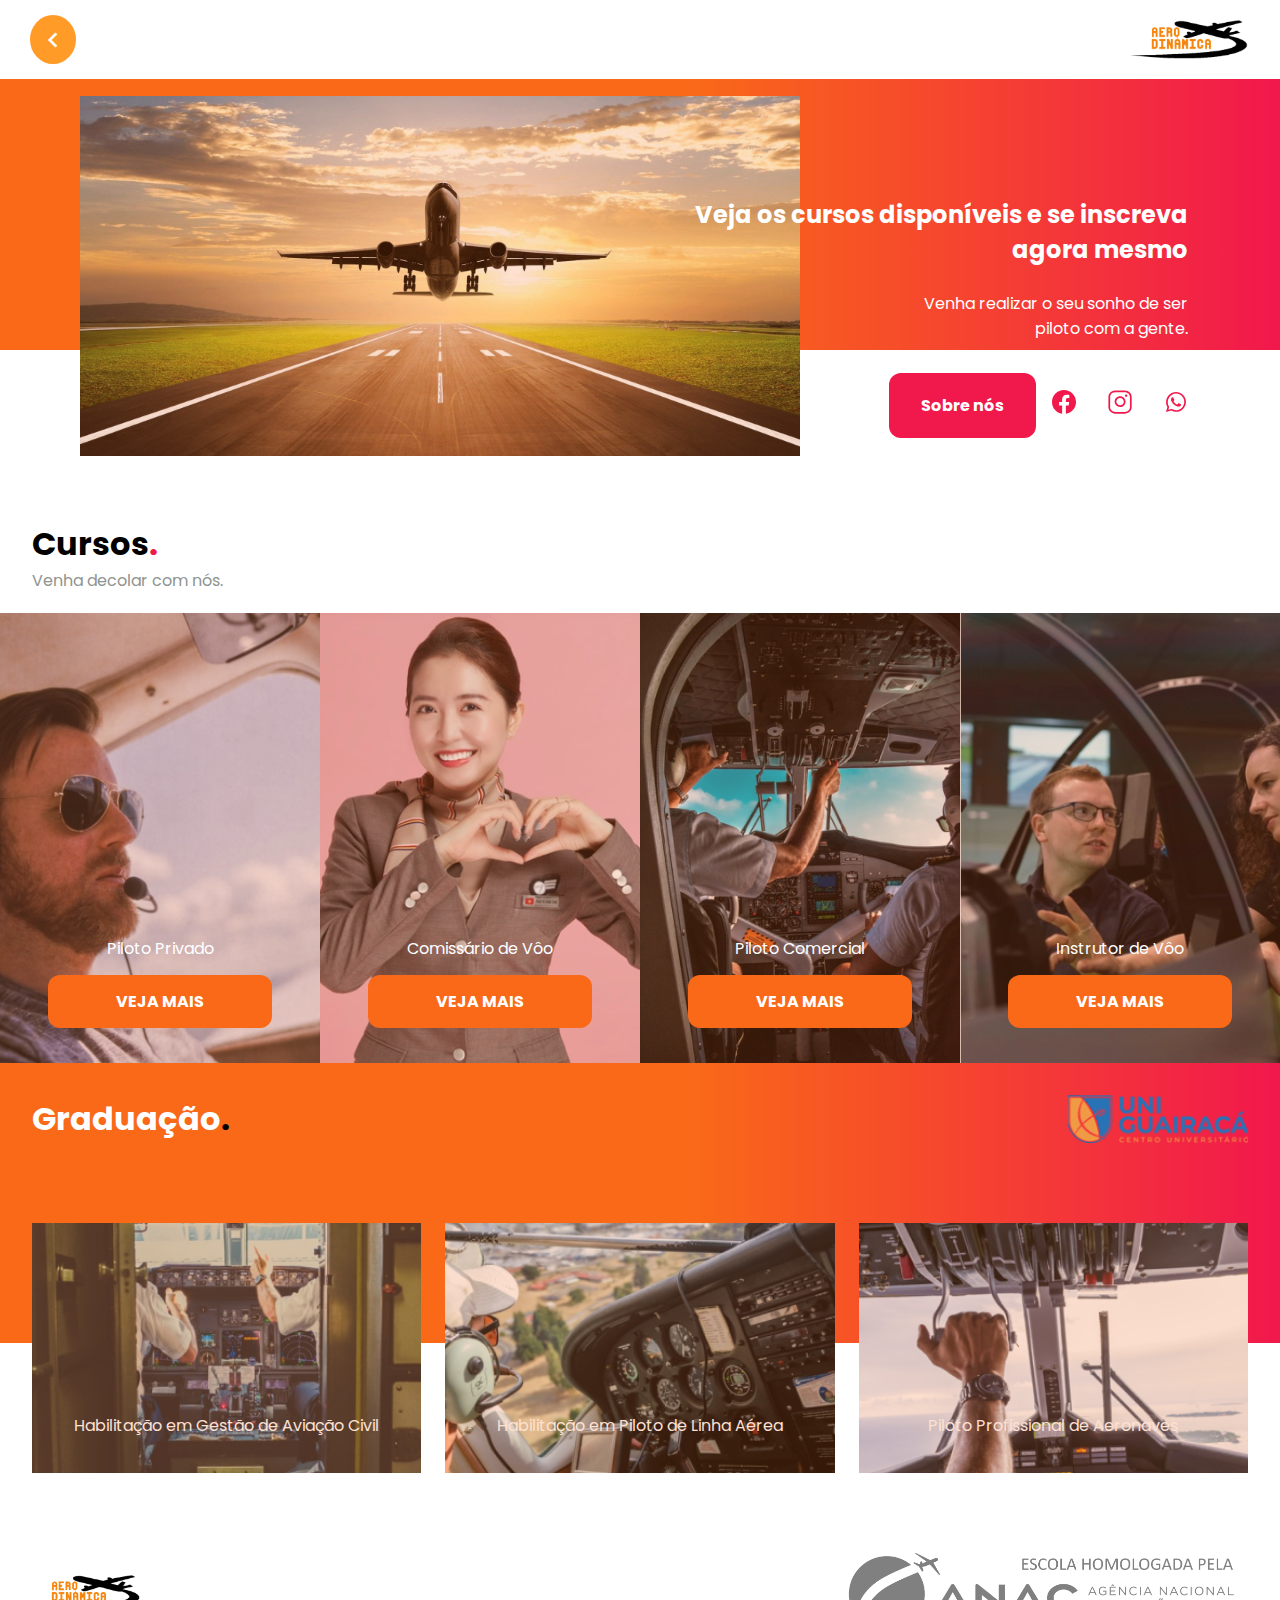
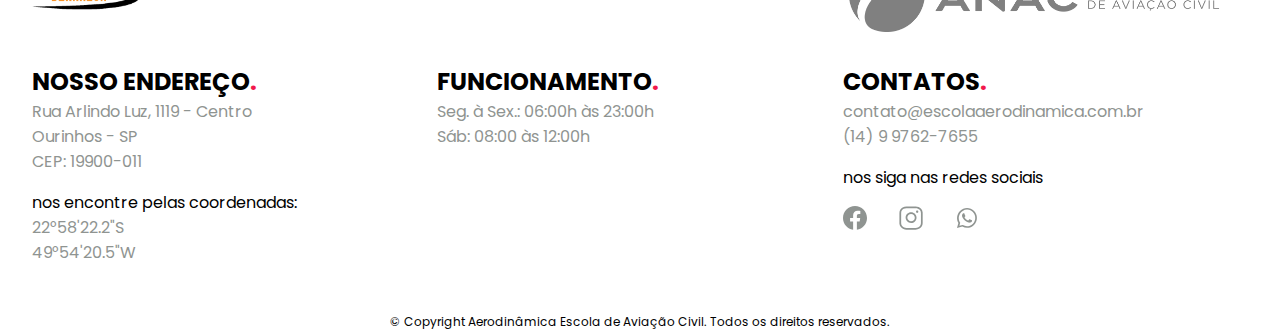
<file: cursos/index.html>
<!DOCTYPE html>
<html lang="pt">
<head>
  <meta charset="UTF-8">
  <meta http-equiv="X-UA-Compatible" content="IE=edge">
  <meta name="viewport" content="width=device-width, initial-scale=1.0">
  <title> Aerodinâmica | Nossos Cursos </title>

    <!-- Colors on mobile -->
	<meta name="theme-color" content="#F96918" />
	<meta name="msapplication-navbutton-color" content="#F96918" />

  <link href="https://fonts.googleapis.com/icon?family=Material+Icons" rel="stylesheet">
  <link rel="preconnect" href="https://fonts.googleapis.com">
  <link rel="preconnect" href="https://fonts.gstatic.com" crossorigin>
  <link href="https://fonts.googleapis.com/css2?family=Poppins:wght@200;300;400;600;700&display=swap" rel="stylesheet">
	
  <link rel="stylesheet" href="./style.css">
</head>
<body>

	<header>
        <div class="page__top">
            <button onclick="history.back()">
                <span class="material-icons"> chevron_left </span>
            </button>
            <img src="../assets/logo.png" alt="Aerodinamica Logo">
        </div>
    </header>

	<section class="home" aria-label="Início - Sobre Nós" id="home">
		<div class="home__background"></div>
		<div class="home__image">
			<div class="overlay"></div>
			<img src="../assets/takeoff.png" alt="Avião no Céu">
		</div>
		<div class="home__us">
			<h2> Veja os cursos disponíveis e se inscreva agora mesmo </h2>
			<p> Venha realizar o seu sonho de ser <br> piloto com a gente. </p>
			<div class="home__actions">
				<a href="../sobre-nos/index.html"> Sobre nós </a>

				<ul class="social-media">
					<!-- Facebook -->
					<li>
						<a href="#" target="_blank">	
							<svg height="24" style="fill-rule:evenodd;clip-rule:evenodd;stroke-linejoin:round;stroke-miterlimit:2;" 
							version="1.1" viewBox="0 0 512 512" width="100%" xml:space="preserve" xmlns="http://www.w3.org/2000/svg" 
							xmlns:serif="http://www.serif.com/" xmlns:xlink="http://www.w3.org/1999/xlink">
								<g>
									<path d="M512,256c0,-141.385 -114.615,-256 -256,-256c-141.385,0 -256,114.615 -256,256c0,127.777 93.616,233.685 216,252.89l0,-178.89l-65,0l0,-74l65,0l0,-56.4c0,-64.16 38.219,-99.6 96.695,-99.6c28.009,0 57.305,5 57.305,5l0,63l-32.281,0c-31.801,0 -41.719,19.733 -41.719,39.978l0,48.022l71,0l-11.35,74l-59.65,0l0,178.89c122.385,-19.205 216,-125.113 216,-252.89Z" 
									style="fill:#F1184C;fill-rule:nonzero;"/>
									<path d="M355.65,330l11.35,-74l-71,0l0,-48.022c0,-20.245 9.917,-39.978 41.719,-39.978l32.281,0l0,-63c0,0 -29.297,-5 -57.305,-5c-58.476,0 -96.695,35.44 -96.695,99.6l0,56.4l-65,0l0,74l65,0l0,178.89c13.033,2.045 26.392,3.11 40,3.11c13.608,0 26.966,-1.065 40,-3.11l0,-178.89l59.65,0Z" 
									style="fill: transparent;fill-rule:nonzero;"/>
								</g>
							</svg>
						</a>
					</li>
					<!-- Instagram -->
					<li>
						<a href="#" target="_blank">
							<svg height="24" enable-background="new 0 0 512 512" id="Layer_1" version="1.1" viewBox="0 0 512 512" 
								xml:space="preserve" xmlns="http://www.w3.org/2000/svg" xmlns:xlink="http://www.w3.org/1999/xlink">
								<g>
									<path d="M505,257c0,35.8,0.1,71.6,0,107.5c-0.2,52-24.4,90.5-67.6,117.7C412.1,498,384,505,354.2,505   
										c-65.2,0-130.3,0.3-195.5-0.1c-45.3-0.3-84.3-16.3-115.2-49.9c-19.1-20.8-30.5-45.3-33.8-73.6c-0.7-6-0.8-11.9-0.8-17.9   
										c0-71.3-0.1-142.6,0-213.9C9.2,97.5,33.4,59,76.6,31.8C102.1,15.9,130.3,9,160.3,9c65,0,130-0.3,195,0.1   
										c45.5,0.3,84.6,16.4,115.5,50.2c18.9,20.7,30.2,45.2,33.4,73.2c1.3,11,0.7,22,0.8,32.9C505.1,196,505,226.5,505,257z M46,257   
										c0,36.7-0.1,73.3,0,110c0.1,25.2,9.3,46.9,26.5,64.9c23.1,24.1,51.9,35.8,85,36c65.7,0.4,131.3,0.1,197,0.1   
										c21.2,0,41.4-4.6,59.8-15.2c34.4-19.7,53.8-48.7,53.8-89.3c0-72.2,0-144.3,0-216.5c0-25-9.1-46.6-26.2-64.5   
										c-22.9-24.2-51.8-36.1-84.8-36.3C290.7,45.7,224.4,46,158,46c-20.7,0-40.3,4.9-58.3,15.1C65.4,80.9,45.9,109.9,46,150.5   
										C46,186,46,221.5,46,257z" 
										fill="#F1184C"
									/>
									<path d="M257.3,363c-64.6,0-116.4-51.6-116.3-116c0.1-62.7,52.6-114.1,116.7-114c64.4,0,116.4,51.7,116.3,115.5   
										C373.9,311.7,321.6,363,257.3,363z M257.3,326c43.9,0,79.7-34.9,79.7-77.8c0-43.1-35.5-78.2-79.3-78.2c-43.9,0-79.7,34.9-79.7,77.8   
										C178,290.9,213.5,326,257.3,326z" 
										fill="#F1184C"
									/>
									<path d="M363,123.6c0-14.2,10.9-25.6,24.5-25.6c13.6,0,24.5,11.5,24.5,25.6c0,13.9-10.9,25.3-24.3,25.4   
										C374.1,149.1,363,137.8,363,123.6z" 
										fill="#F1184C"
									/>
								</g>
							</svg>
						</a>
					</li>
					<!-- Whatsapp -->
					<li>
						<a href="#" target="_blank">
							<svg height="24" id="svg8" style="enable-background:new 0 0 24 24;" version="1.1" viewBox="0 0 24 24" >
								<path d="M16.6,14c-0.2-0.1-1.5-0.7-1.7-0.8c-0.2-0.1-0.4-0.1-0.6,0.1c-0.2,0.2-0.6,0.8-0.8,1c-0.1,0.2-0.3,0.2-0.5,0.1c-0.7-0.3-1.4-0.7-2-1.2c-0.5-0.5-1-1.1-1.4-1.7c-0.1-0.2,0-0.4,0.1-0.5c0.1-0.1,0.2-0.3,0.4-0.4c0.1-0.1,0.2-0.3,0.2-0.4c0.1-0.1,0.1-0.3,0-0.4c-0.1-0.1-0.6-1.3-0.8-1.8C9.4,7.3,9.2,7.3,9,7.3c-0.1,0-0.3,0-0.5,0C8.3,7.3,8,7.5,7.9,7.6C7.3,8.2,7,8.9,7,9.7c0.1,0.9,0.4,1.8,1,2.6c1.1,1.6,2.5,2.9,4.2,3.7c0.5,0.2,0.9,0.4,1.4,0.5c0.5,0.2,1,0.2,1.6,0.1c0.7-0.1,1.3-0.6,1.7-1.2c0.2-0.4,0.2-0.8,0.1-1.2C17,14.2,16.8,14.1,16.6,14 M19.1,4.9C15.2,1,8.9,1,5,4.9c-3.2,3.2-3.8,8.1-1.6,12L2,22l5.3-1.4c1.5,0.8,3.1,1.2,4.7,1.2h0c5.5,0,9.9-4.4,9.9-9.9C22,9.3,20.9,6.8,19.1,4.9 M16.4,18.9c-1.3,0.8-2.8,1.3-4.4,1.3h0c-1.5,0-2.9-0.4-4.2-1.1l-0.3-0.2l-3.1,0.8l0.8-3l-0.2-0.3C2.6,12.4,3.8,7.4,7.7,4.9S16.6,3.7,19,7.5C21.4,11.4,20.3,16.5,16.4,18.9" 
								fill="#F1184C" id="path4"/>
							</svg>
						</a>
					</li>
				</ul>
			</div>
		</div>
	</section>

	<section class="classes" aria-label="Cursos" id="classes">
		<div class="classes__description">
			<h1> Cursos<span>.</span></h1>
			<p> Venha decolar com nós. </p>
		</div>

		<div class="classes__cards">

			<!-- Card -->
			<div class="card">
				<div class="overlay"></div>
					<div class="card__info">
							<p> Piloto Privado </p>
							<a href="../class-example.html"> VEJA MAIS </a>	
					</div>
					<img src="../assets/piloto-privado.png" alt="Curso de Piloto Privado">
			</div>

			<!-- Card -->
			<div class="card">
				<div class="overlay"></div>
					<div class="card__info">
							<p> Comissário de Vôo </p>
							<a href="../class-example.html"> VEJA MAIS </a>								
					</div>
					<img src="../assets/comissario-voo.png" alt="Curso de Comissário de Vôo">
			</div>

			<!-- Card -->
			<div class="card">
				<div class="overlay"></div>
					<div class="card__info">
							<p> Piloto Comercial </p>
							<a href="../class-example.html"> VEJA MAIS </a>
					</div>
					<img src="../assets/piloto-comercial.png" alt="Curso de Piloto Comercial">
			</div>

			<!-- Card -->
			<div class="card">
				<div class="overlay"></div>
					<div class="card__info">
							<p> Instrutor de Vôo </p>
							<a href="../class-example.html"> VEJA MAIS </a>
					</div>
					<img src="../assets/instrutor-voo.png" alt="Curso de Instrutor de Vôo">
			</div>
		</div>

		<div class="graduation">
			<div class="graduation__background"></div>
			<div class="graduation__info">
				<h1> Graduação<span>.</span></h1>
				<img src="../assets/uni-guairaca.png" alt="Logo Uni Guairac´s">
			</div>

			<div class="graduation__cards">

				<!-- Card -->
				<div class="graduation__card">
					<div class="overlay"></div>
					<div class="graduation__card__info">
						<p> Habilitação em Gestão de Aviação Civil </p>
					</div>
					<img src="../assets/gestao-de-aviacao-civil.png" alt="Habilitação em Gestão de Aviação Civil">
				</div>
	
				<!-- graduation__Card -->
				<div class="graduation__card">
					<div class="overlay"></div>
					<div class="graduation__card__info">
						<p> Habilitação em Piloto de Linha Aérea </p>
					</div>
					<img src="../assets/piloto-de-linha-aerea.png" alt="Habilitação em Piloto de Linha Aérea">
				</div>
	
				<!-- graduation__Card -->
				<div class="graduation__card">
					<div class="overlay"></div>
					<div class="graduation__card__info">
						<p> Piloto Profissional de Aeronaves </p>
					</div>
					<img src="../assets/piloto-profissional-de-aeronaves.png" alt="Piloto Profissional de Aeronaves">
				</div>
	
			</div>
		</div>
	</section>

	<footer class="footer" aria-label="footer" id="contact">
		<div class="footer__images">
			<img src="../assets/logo.png" alt="Logo Escola Aerodinamica" class="footer__logo">
			<img src="../assets/anac_hor4.png" alt="Logo Escola Homologada ANAC" class="footer__anac">
		</div>
		<div class="footer__contact">
			<div class="address">
				<h2> NOSSO ENDEREÇO<span>.</span></h2>
				<div class="our__address">
					<p> Rua Arlindo Luz, 1119 - Centro </p>
					<p> Ourinhos - SP </p>
					<p> CEP: 19900-011 </p>
				</div>
				<div class="our__coordinates">
					<span class="top"> nos encontre pelas coordenadas: </span>
					<p> 22°58'22.2"S </p>
					<p> 49°54'20.5"W </p>
				</div>
			</div>

			<div class="schedules">
				<h2> FUNCIONAMENTO<span>.</span></h2>
				<div class="our__schedule">
					<p> Seg. à Sex.: 06:00h às 23:00h</p>
					<p> Sáb: 08:00 às 12:00h</p>
				</div>
			</div>

			<div class="contacts">
				<h2> CONTATOS<span>.</span></h2>
				<div class="our__contact">
					<a href="mailto:contato@escolaaerodinamica.com.br?subject=Dúvidas - Site Aerodinamica">
						contato@escolaaerodinamica.com.br
					</a>
					<p>(14) 9 9762-7655</p>
				</div>
				<div class="our__social">
					<span class="top"> nos siga nas redes sociais </span>
					<ul class="social-media-footer footer__social">
						<!-- Facebook -->
						<li>
							<a href="#" target="_blank">	
								<svg height="24" style="fill-rule:evenodd;clip-rule:evenodd;stroke-linejoin:round;stroke-miterlimit:2;" 
								version="1.1" viewBox="0 0 512 512" width="100%" xml:space="preserve" xmlns="http://www.w3.org/2000/svg" 
								xmlns:serif="http://www.serif.com/" xmlns:xlink="http://www.w3.org/1999/xlink">
									<g>
										<path d="M512,256c0,-141.385 -114.615,-256 -256,-256c-141.385,0 -256,114.615 -256,256c0,127.777 93.616,233.685 216,252.89l0,-178.89l-65,0l0,-74l65,0l0,-56.4c0,-64.16 38.219,-99.6 96.695,-99.6c28.009,0 57.305,5 57.305,5l0,63l-32.281,0c-31.801,0 -41.719,19.733 -41.719,39.978l0,48.022l71,0l-11.35,74l-59.65,0l0,178.89c122.385,-19.205 216,-125.113 216,-252.89Z" 
										style="fill:#8F9491;fill-rule:nonzero;"/>
										<path d="M355.65,330l11.35,-74l-71,0l0,-48.022c0,-20.245 9.917,-39.978 41.719,-39.978l32.281,0l0,-63c0,0 -29.297,-5 -57.305,-5c-58.476,0 -96.695,35.44 -96.695,99.6l0,56.4l-65,0l0,74l65,0l0,178.89c13.033,2.045 26.392,3.11 40,3.11c13.608,0 26.966,-1.065 40,-3.11l0,-178.89l59.65,0Z" 
										style="fill: transparent;fill-rule:nonzero;"/>
									</g>
								</svg>
							</a>
						</li>
						<!-- Instagram -->
						<li>
							<a href="#" target="_blank">
								<svg height="24" enable-background="new 0 0 512 512" id="Layer_1" version="1.1" viewBox="0 0 512 512" 
									xml:space="preserve" xmlns="http://www.w3.org/2000/svg" xmlns:xlink="http://www.w3.org/1999/xlink">
									<g>
										<path d="M505,257c0,35.8,0.1,71.6,0,107.5c-0.2,52-24.4,90.5-67.6,117.7C412.1,498,384,505,354.2,505   
											c-65.2,0-130.3,0.3-195.5-0.1c-45.3-0.3-84.3-16.3-115.2-49.9c-19.1-20.8-30.5-45.3-33.8-73.6c-0.7-6-0.8-11.9-0.8-17.9   
											c0-71.3-0.1-142.6,0-213.9C9.2,97.5,33.4,59,76.6,31.8C102.1,15.9,130.3,9,160.3,9c65,0,130-0.3,195,0.1   
											c45.5,0.3,84.6,16.4,115.5,50.2c18.9,20.7,30.2,45.2,33.4,73.2c1.3,11,0.7,22,0.8,32.9C505.1,196,505,226.5,505,257z M46,257   
											c0,36.7-0.1,73.3,0,110c0.1,25.2,9.3,46.9,26.5,64.9c23.1,24.1,51.9,35.8,85,36c65.7,0.4,131.3,0.1,197,0.1   
											c21.2,0,41.4-4.6,59.8-15.2c34.4-19.7,53.8-48.7,53.8-89.3c0-72.2,0-144.3,0-216.5c0-25-9.1-46.6-26.2-64.5   
											c-22.9-24.2-51.8-36.1-84.8-36.3C290.7,45.7,224.4,46,158,46c-20.7,0-40.3,4.9-58.3,15.1C65.4,80.9,45.9,109.9,46,150.5   
											C46,186,46,221.5,46,257z" 
											fill="#8F9491"
										/>
										<path d="M257.3,363c-64.6,0-116.4-51.6-116.3-116c0.1-62.7,52.6-114.1,116.7-114c64.4,0,116.4,51.7,116.3,115.5   
											C373.9,311.7,321.6,363,257.3,363z M257.3,326c43.9,0,79.7-34.9,79.7-77.8c0-43.1-35.5-78.2-79.3-78.2c-43.9,0-79.7,34.9-79.7,77.8   
											C178,290.9,213.5,326,257.3,326z" 
											fill="#8F9491"
										/>
										<path d="M363,123.6c0-14.2,10.9-25.6,24.5-25.6c13.6,0,24.5,11.5,24.5,25.6c0,13.9-10.9,25.3-24.3,25.4   
											C374.1,149.1,363,137.8,363,123.6z" 
											fill="#8F9491"
										/>
									</g>
								</svg>
							</a>
						</li>
						<!-- Whatsapp -->
						<li>
							<a href="#" target="_blank">
								<svg height="24" id="svg8" style="enable-background:new 0 0 24 24;" version="1.1" viewBox="0 0 24 24" >
									<path d="M16.6,14c-0.2-0.1-1.5-0.7-1.7-0.8c-0.2-0.1-0.4-0.1-0.6,0.1c-0.2,0.2-0.6,0.8-0.8,1c-0.1,0.2-0.3,0.2-0.5,0.1c-0.7-0.3-1.4-0.7-2-1.2c-0.5-0.5-1-1.1-1.4-1.7c-0.1-0.2,0-0.4,0.1-0.5c0.1-0.1,0.2-0.3,0.4-0.4c0.1-0.1,0.2-0.3,0.2-0.4c0.1-0.1,0.1-0.3,0-0.4c-0.1-0.1-0.6-1.3-0.8-1.8C9.4,7.3,9.2,7.3,9,7.3c-0.1,0-0.3,0-0.5,0C8.3,7.3,8,7.5,7.9,7.6C7.3,8.2,7,8.9,7,9.7c0.1,0.9,0.4,1.8,1,2.6c1.1,1.6,2.5,2.9,4.2,3.7c0.5,0.2,0.9,0.4,1.4,0.5c0.5,0.2,1,0.2,1.6,0.1c0.7-0.1,1.3-0.6,1.7-1.2c0.2-0.4,0.2-0.8,0.1-1.2C17,14.2,16.8,14.1,16.6,14 M19.1,4.9C15.2,1,8.9,1,5,4.9c-3.2,3.2-3.8,8.1-1.6,12L2,22l5.3-1.4c1.5,0.8,3.1,1.2,4.7,1.2h0c5.5,0,9.9-4.4,9.9-9.9C22,9.3,20.9,6.8,19.1,4.9 M16.4,18.9c-1.3,0.8-2.8,1.3-4.4,1.3h0c-1.5,0-2.9-0.4-4.2-1.1l-0.3-0.2l-3.1,0.8l0.8-3l-0.2-0.3C2.6,12.4,3.8,7.4,7.7,4.9S16.6,3.7,19,7.5C21.4,11.4,20.3,16.5,16.4,18.9" 
									fill="#8F9491" id="path4"/>
								</svg>
							</a>
						</li>
					</ul>
				</div>
			</div>
		</div>
		<div class="copyright">
			<p> © Copyright Aerodinâmica Escola de Aviação Civil. Todos os direitos reservados. </p>
		</div>
	</footer>


	<a id="backToTopButton" class="" href="#home">
		<svg width="40" height="40" viewBox="0 0 40 40" fill="none" xmlns="http://www.w3.org/2000/svg"
		>
			<circle cx="20" cy="20" r="20" fill="#F1184C" />
			<path d="M20 27V13" stroke="white" stroke-width="2" stroke-linecap="round" stroke-linejoin="round" />
			<path d="M13 20L20 13L27 20" stroke="white" stroke-width="2" stroke-linecap="round" stroke-linejoin="round" />
		</svg>
	</a>

    
</body>
</html>
</file>
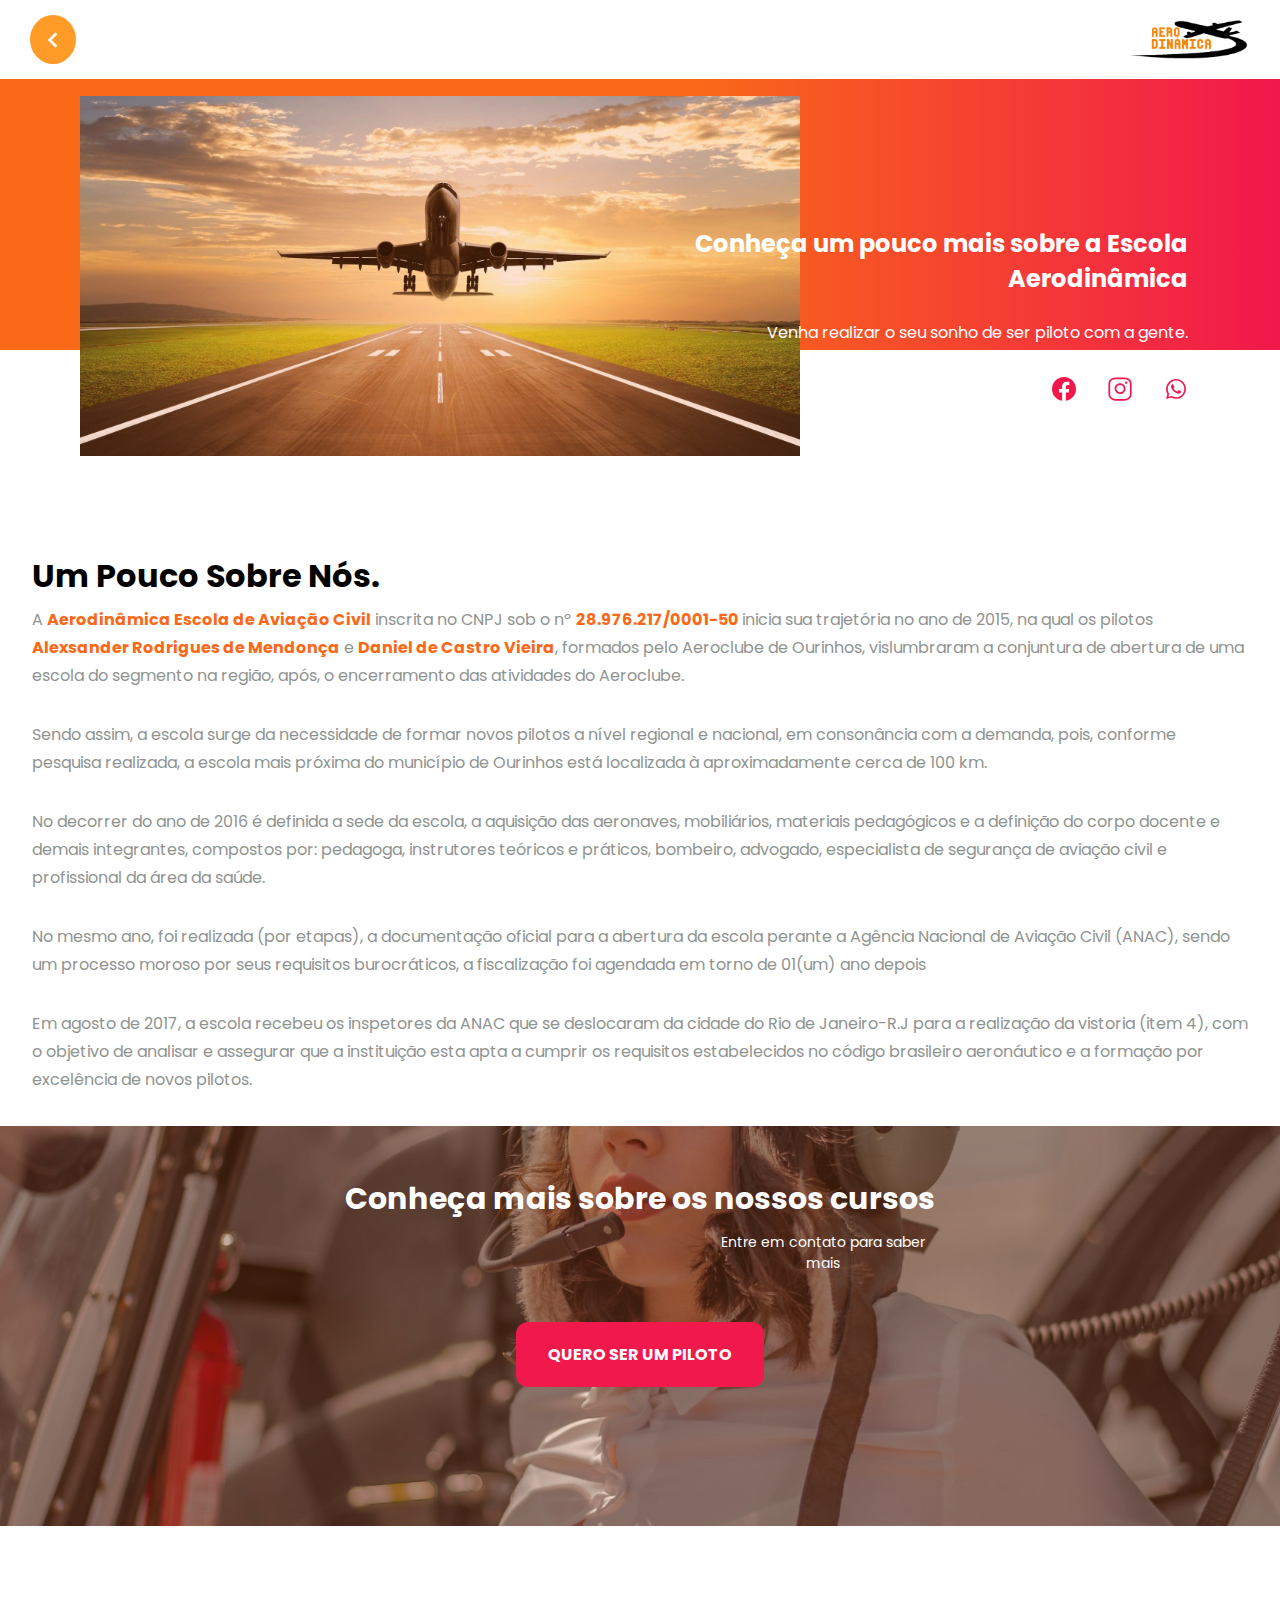
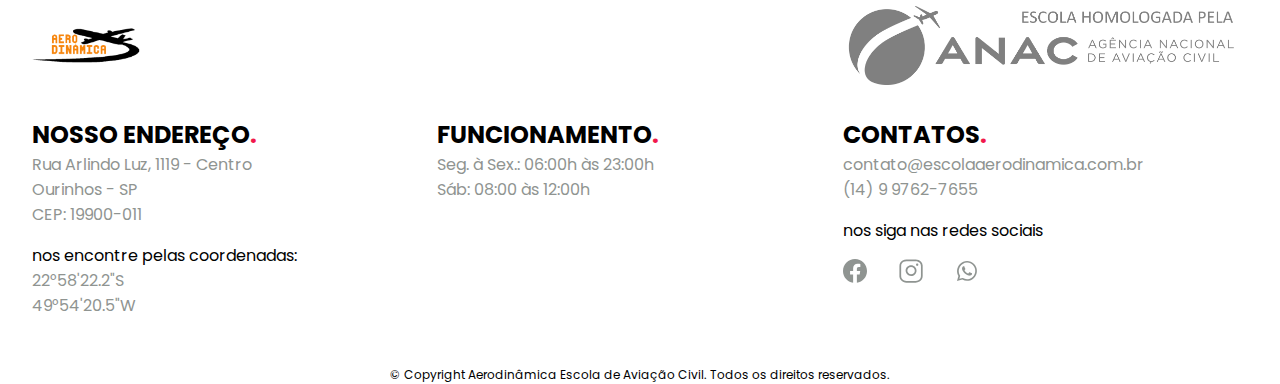
<file: sobre-nos/index.html>
<!DOCTYPE html>
<html lang="pt">
<head>
    <meta charset="UTF-8">
    <meta http-equiv="X-UA-Compatible" content="IE=edge">
    <meta name="viewport" content="width=device-width, initial-scale=1.0">

    <!-- Colors on mobile -->
    <meta name="theme-color" content="#F96918" />
    <meta name="msapplication-navbutton-color" content="#F96918" />

    <link href="https://fonts.googleapis.com/icon?family=Material+Icons" rel="stylesheet">
    <link rel="preconnect" href="https://fonts.googleapis.com">
    <link rel="preconnect" href="https://fonts.gstatic.com" crossorigin>
    <link href="https://fonts.googleapis.com/css2?family=Poppins:wght@200;300;400;600;700&display=swap" rel="stylesheet">

    <link rel="stylesheet" href="./style.css">
    <title>Aerodinamica | Sobre nós</title>
</head>
<body>

</body>

<header>
    <div class="page__top">
        <button onclick="history.back()">
            <span class="material-icons"> chevron_left </span>
        </button>
        <img src="../assets/logo.png" alt="Aerodinamica Logo">
    </div>
</header>

<section class="home" aria-label="Início - Sobre o Curso" id="home">
    <div class="home__background"></div>
    <div class="home__image">
        <div class="overlay"></div>
        <img src="../assets/takeoff.png" alt="Avião Decolando">
    </div>
    <div class="home__us">
        <h2> Conheça um pouco mais sobre a Escola Aerodinâmica </h2>
        <p> Venha realizar o seu sonho de ser piloto com a gente. </p>
        <div class="home__actions">
            <ul class="social-media">
                <!-- Facebook -->
                <li>
                    <a href="#" target="_blank">	
                        <svg height="24" style="fill-rule:evenodd;clip-rule:evenodd;stroke-linejoin:round;stroke-miterlimit:2;" 
                        version="1.1" viewBox="0 0 512 512" width="100%" xml:space="preserve" xmlns="http://www.w3.org/2000/svg" 
                        xmlns:serif="http://www.serif.com/" xmlns:xlink="http://www.w3.org/1999/xlink">
                            <g>
                                <path d="M512,256c0,-141.385 -114.615,-256 -256,-256c-141.385,0 -256,114.615 -256,256c0,127.777 93.616,233.685 216,252.89l0,-178.89l-65,0l0,-74l65,0l0,-56.4c0,-64.16 38.219,-99.6 96.695,-99.6c28.009,0 57.305,5 57.305,5l0,63l-32.281,0c-31.801,0 -41.719,19.733 -41.719,39.978l0,48.022l71,0l-11.35,74l-59.65,0l0,178.89c122.385,-19.205 216,-125.113 216,-252.89Z" 
                                style="fill:#F1184C;fill-rule:nonzero;"/>
                                <path d="M355.65,330l11.35,-74l-71,0l0,-48.022c0,-20.245 9.917,-39.978 41.719,-39.978l32.281,0l0,-63c0,0 -29.297,-5 -57.305,-5c-58.476,0 -96.695,35.44 -96.695,99.6l0,56.4l-65,0l0,74l65,0l0,178.89c13.033,2.045 26.392,3.11 40,3.11c13.608,0 26.966,-1.065 40,-3.11l0,-178.89l59.65,0Z" 
                                style="fill: transparent;fill-rule:nonzero;"/>
                            </g>
                        </svg>
                    </a>
                </li>
                <!-- Instagram -->
                <li>
                    <a href="#" target="_blank">
                        <svg height="24" enable-background="new 0 0 512 512" id="Layer_1" version="1.1" viewBox="0 0 512 512" 
                            xml:space="preserve" xmlns="http://www.w3.org/2000/svg" xmlns:xlink="http://www.w3.org/1999/xlink">
                            <g>
                                <path d="M505,257c0,35.8,0.1,71.6,0,107.5c-0.2,52-24.4,90.5-67.6,117.7C412.1,498,384,505,354.2,505   
                                    c-65.2,0-130.3,0.3-195.5-0.1c-45.3-0.3-84.3-16.3-115.2-49.9c-19.1-20.8-30.5-45.3-33.8-73.6c-0.7-6-0.8-11.9-0.8-17.9   
                                    c0-71.3-0.1-142.6,0-213.9C9.2,97.5,33.4,59,76.6,31.8C102.1,15.9,130.3,9,160.3,9c65,0,130-0.3,195,0.1   
                                    c45.5,0.3,84.6,16.4,115.5,50.2c18.9,20.7,30.2,45.2,33.4,73.2c1.3,11,0.7,22,0.8,32.9C505.1,196,505,226.5,505,257z M46,257   
                                    c0,36.7-0.1,73.3,0,110c0.1,25.2,9.3,46.9,26.5,64.9c23.1,24.1,51.9,35.8,85,36c65.7,0.4,131.3,0.1,197,0.1   
                                    c21.2,0,41.4-4.6,59.8-15.2c34.4-19.7,53.8-48.7,53.8-89.3c0-72.2,0-144.3,0-216.5c0-25-9.1-46.6-26.2-64.5   
                                    c-22.9-24.2-51.8-36.1-84.8-36.3C290.7,45.7,224.4,46,158,46c-20.7,0-40.3,4.9-58.3,15.1C65.4,80.9,45.9,109.9,46,150.5   
                                    C46,186,46,221.5,46,257z" 
                                    fill="#F1184C"
                                />
                                <path d="M257.3,363c-64.6,0-116.4-51.6-116.3-116c0.1-62.7,52.6-114.1,116.7-114c64.4,0,116.4,51.7,116.3,115.5   
                                    C373.9,311.7,321.6,363,257.3,363z M257.3,326c43.9,0,79.7-34.9,79.7-77.8c0-43.1-35.5-78.2-79.3-78.2c-43.9,0-79.7,34.9-79.7,77.8   
                                    C178,290.9,213.5,326,257.3,326z" 
                                    fill="#F1184C"
                                />
                                <path d="M363,123.6c0-14.2,10.9-25.6,24.5-25.6c13.6,0,24.5,11.5,24.5,25.6c0,13.9-10.9,25.3-24.3,25.4   
                                    C374.1,149.1,363,137.8,363,123.6z" 
                                    fill="#F1184C"
                                />
                            </g>
                        </svg>
                    </a>
                </li>
                <!-- Whatsapp -->
                <li>
                    <a href="#" target="_blank">
                        <svg height="24" id="svg8" style="enable-background:new 0 0 24 24;" version="1.1" viewBox="0 0 24 24" >
                            <path d="M16.6,14c-0.2-0.1-1.5-0.7-1.7-0.8c-0.2-0.1-0.4-0.1-0.6,0.1c-0.2,0.2-0.6,0.8-0.8,1c-0.1,0.2-0.3,0.2-0.5,0.1c-0.7-0.3-1.4-0.7-2-1.2c-0.5-0.5-1-1.1-1.4-1.7c-0.1-0.2,0-0.4,0.1-0.5c0.1-0.1,0.2-0.3,0.4-0.4c0.1-0.1,0.2-0.3,0.2-0.4c0.1-0.1,0.1-0.3,0-0.4c-0.1-0.1-0.6-1.3-0.8-1.8C9.4,7.3,9.2,7.3,9,7.3c-0.1,0-0.3,0-0.5,0C8.3,7.3,8,7.5,7.9,7.6C7.3,8.2,7,8.9,7,9.7c0.1,0.9,0.4,1.8,1,2.6c1.1,1.6,2.5,2.9,4.2,3.7c0.5,0.2,0.9,0.4,1.4,0.5c0.5,0.2,1,0.2,1.6,0.1c0.7-0.1,1.3-0.6,1.7-1.2c0.2-0.4,0.2-0.8,0.1-1.2C17,14.2,16.8,14.1,16.6,14 M19.1,4.9C15.2,1,8.9,1,5,4.9c-3.2,3.2-3.8,8.1-1.6,12L2,22l5.3-1.4c1.5,0.8,3.1,1.2,4.7,1.2h0c5.5,0,9.9-4.4,9.9-9.9C22,9.3,20.9,6.8,19.1,4.9 M16.4,18.9c-1.3,0.8-2.8,1.3-4.4,1.3h0c-1.5,0-2.9-0.4-4.2-1.1l-0.3-0.2l-3.1,0.8l0.8-3l-0.2-0.3C2.6,12.4,3.8,7.4,7.7,4.9S16.6,3.7,19,7.5C21.4,11.4,20.3,16.5,16.4,18.9" 
                            fill="#F1184C" id="path4"/>
                        </svg>
                    </a>
                </li>
            </ul>
        </div>
    </div>
</section>

<section aria-label="Descrição do curso" class="about__us">
    <div class="class__text">
        <h1> Um Pouco Sobre Nós<span>.</span> </h1>
        <p> 
            A <strong>Aerodinâmica Escola de Aviação Civil</strong> inscrita no CNPJ sob o nº <strong> 
            28.976.217/0001-50 </strong> inicia sua trajetória 
            no ano de 2015, na qual os pilotos <strong> Alexsander Rodrigues de Mendonça</strong> e 
            <strong> Daniel de Castro Vieira</strong>, formados 
            pelo Aeroclube de Ourinhos, vislumbraram a conjuntura de abertura de uma escola do segmento na 
            região, após, o encerramento das atividades do Aeroclube.
        </p>
        <br>
        <p> 
            Sendo assim, a escola surge da necessidade de formar novos pilotos a nível regional e nacional, em 
            consonância com a demanda, pois, conforme pesquisa realizada, a escola mais próxima do município 
            de Ourinhos está localizada à aproximadamente cerca de 100 km.
        </p>
        <br>
        <p>
            No decorrer do ano de 2016 é definida a sede da escola, a aquisição das aeronaves, mobiliários, materiais 
            pedagógicos e a definição do corpo docente e demais integrantes, compostos por: pedagoga, instrutores 
            teóricos e práticos, bombeiro, advogado, especialista de segurança de aviação civil e profissional da área 
            da saúde.
        </p>
        <br>
        <p>
            No mesmo ano, foi realizada (por etapas), a documentação oficial para a abertura da escola perante a 
            Agência Nacional de Aviação Civil (ANAC), sendo um processo moroso por seus requisitos burocráticos, 
            a fiscalização foi agendada em torno de 01(um) ano depois
        </p>
        <br>
        <p>
            Em agosto de 2017, a escola recebeu os inspetores da ANAC que se deslocaram da cidade do Rio de 
            Janeiro-R.J para a realização da vistoria (item 4), com o objetivo de analisar e assegurar que a instituição 
            esta apta a cumprir os requisitos estabelecidos no código brasileiro aeronáutico e a formação por 
            excelência de novos pilotos. 
        </p>
    </div>

    <div class="class__vacancy">
        <div class="overlay"></div>
        <img src="../assets/pilot.jpg" alt="">
        <div class="vacancy__info">
            <h1> Conheça mais sobre os nossos cursos </h1>
            <p> 
                <span class="material-icons"> arrow_right_alt </span>
                Entre em contato para saber mais
            </p>
            <a href="../cursos/index.html"> QUERO SER UM PILOTO </a>
        </div>
    </div>
</section>

<footer class="footer" aria-label="footer" id="contact">
    <div class="footer__images">
        <img src="../assets/logo.png" alt="Logo Escola Aerodinamica" class="footer__logo">
        <img src="../assets/anac_hor4.png" alt="Logo Escola Homologada ANAC" class="footer__anac">
    </div>
    <div class="footer__contact">
        <div class="address">
            <h2> NOSSO ENDEREÇO<span>.</span></h2>
            <div class="our__address">
                <p> Rua Arlindo Luz, 1119 - Centro </p>
                <p> Ourinhos - SP </p>
                <p> CEP: 19900-011 </p>
            </div>
            <div class="our__coordinates">
                <span class="top"> nos encontre pelas coordenadas: </span>
                <p> 22°58'22.2"S </p>
                <p> 49°54'20.5"W </p>
            </div>
        </div>

        <div class="schedules">
            <h2> FUNCIONAMENTO<span>.</span></h2>
            <div class="our__schedule">
                <p> Seg. à Sex.: 06:00h às 23:00h</p>
                <p> Sáb: 08:00 às 12:00h</p>
            </div>
        </div>

        <div class="contacts">
            <h2> CONTATOS<span>.</span></h2>
            <div class="our__contact">
                <a href="mailto:contato@escolaaerodinamica.com.br?subject=Dúvidas - Site Aerodinamica">
                    contato@escolaaerodinamica.com.br
                </a>
                <p>(14) 9 9762-7655</p>
            </div>
            <div class="our__social">
                <span class="top"> nos siga nas redes sociais </span>
                <ul class="social-media-footer footer__social">
                    <!-- Facebook -->
                    <li>
                        <a href="#" target="_blank">	
                            <svg height="24" style="fill-rule:evenodd;clip-rule:evenodd;stroke-linejoin:round;stroke-miterlimit:2;" 
                            version="1.1" viewBox="0 0 512 512" width="100%" xml:space="preserve" xmlns="http://www.w3.org/2000/svg" 
                            xmlns:serif="http://www.serif.com/" xmlns:xlink="http://www.w3.org/1999/xlink">
                                <g>
                                    <path d="M512,256c0,-141.385 -114.615,-256 -256,-256c-141.385,0 -256,114.615 -256,256c0,127.777 93.616,233.685 216,252.89l0,-178.89l-65,0l0,-74l65,0l0,-56.4c0,-64.16 38.219,-99.6 96.695,-99.6c28.009,0 57.305,5 57.305,5l0,63l-32.281,0c-31.801,0 -41.719,19.733 -41.719,39.978l0,48.022l71,0l-11.35,74l-59.65,0l0,178.89c122.385,-19.205 216,-125.113 216,-252.89Z" 
                                    style="fill:#8F9491;fill-rule:nonzero;"/>
                                    <path d="M355.65,330l11.35,-74l-71,0l0,-48.022c0,-20.245 9.917,-39.978 41.719,-39.978l32.281,0l0,-63c0,0 -29.297,-5 -57.305,-5c-58.476,0 -96.695,35.44 -96.695,99.6l0,56.4l-65,0l0,74l65,0l0,178.89c13.033,2.045 26.392,3.11 40,3.11c13.608,0 26.966,-1.065 40,-3.11l0,-178.89l59.65,0Z" 
                                    style="fill: transparent;fill-rule:nonzero;"/>
                                </g>
                            </svg>
                        </a>
                    </li>
                    <!-- Instagram -->
                    <li>
                        <a href="#" target="_blank">
                            <svg height="24" enable-background="new 0 0 512 512" id="Layer_1" version="1.1" viewBox="0 0 512 512" 
                                xml:space="preserve" xmlns="http://www.w3.org/2000/svg" xmlns:xlink="http://www.w3.org/1999/xlink">
                                <g>
                                    <path d="M505,257c0,35.8,0.1,71.6,0,107.5c-0.2,52-24.4,90.5-67.6,117.7C412.1,498,384,505,354.2,505   
                                        c-65.2,0-130.3,0.3-195.5-0.1c-45.3-0.3-84.3-16.3-115.2-49.9c-19.1-20.8-30.5-45.3-33.8-73.6c-0.7-6-0.8-11.9-0.8-17.9   
                                        c0-71.3-0.1-142.6,0-213.9C9.2,97.5,33.4,59,76.6,31.8C102.1,15.9,130.3,9,160.3,9c65,0,130-0.3,195,0.1   
                                        c45.5,0.3,84.6,16.4,115.5,50.2c18.9,20.7,30.2,45.2,33.4,73.2c1.3,11,0.7,22,0.8,32.9C505.1,196,505,226.5,505,257z M46,257   
                                        c0,36.7-0.1,73.3,0,110c0.1,25.2,9.3,46.9,26.5,64.9c23.1,24.1,51.9,35.8,85,36c65.7,0.4,131.3,0.1,197,0.1   
                                        c21.2,0,41.4-4.6,59.8-15.2c34.4-19.7,53.8-48.7,53.8-89.3c0-72.2,0-144.3,0-216.5c0-25-9.1-46.6-26.2-64.5   
                                        c-22.9-24.2-51.8-36.1-84.8-36.3C290.7,45.7,224.4,46,158,46c-20.7,0-40.3,4.9-58.3,15.1C65.4,80.9,45.9,109.9,46,150.5   
                                        C46,186,46,221.5,46,257z" 
                                        fill="#8F9491"
                                    />
                                    <path d="M257.3,363c-64.6,0-116.4-51.6-116.3-116c0.1-62.7,52.6-114.1,116.7-114c64.4,0,116.4,51.7,116.3,115.5   
                                        C373.9,311.7,321.6,363,257.3,363z M257.3,326c43.9,0,79.7-34.9,79.7-77.8c0-43.1-35.5-78.2-79.3-78.2c-43.9,0-79.7,34.9-79.7,77.8   
                                        C178,290.9,213.5,326,257.3,326z" 
                                        fill="#8F9491"
                                    />
                                    <path d="M363,123.6c0-14.2,10.9-25.6,24.5-25.6c13.6,0,24.5,11.5,24.5,25.6c0,13.9-10.9,25.3-24.3,25.4   
                                        C374.1,149.1,363,137.8,363,123.6z" 
                                        fill="#8F9491"
                                    />
                                </g>
                            </svg>
                        </a>
                    </li>
                    <!-- Whatsapp -->
                    <li>
                        <a href="#" target="_blank">
                            <svg height="24" id="svg8" style="enable-background:new 0 0 24 24;" version="1.1" viewBox="0 0 24 24" >
                                <path d="M16.6,14c-0.2-0.1-1.5-0.7-1.7-0.8c-0.2-0.1-0.4-0.1-0.6,0.1c-0.2,0.2-0.6,0.8-0.8,1c-0.1,0.2-0.3,0.2-0.5,0.1c-0.7-0.3-1.4-0.7-2-1.2c-0.5-0.5-1-1.1-1.4-1.7c-0.1-0.2,0-0.4,0.1-0.5c0.1-0.1,0.2-0.3,0.4-0.4c0.1-0.1,0.2-0.3,0.2-0.4c0.1-0.1,0.1-0.3,0-0.4c-0.1-0.1-0.6-1.3-0.8-1.8C9.4,7.3,9.2,7.3,9,7.3c-0.1,0-0.3,0-0.5,0C8.3,7.3,8,7.5,7.9,7.6C7.3,8.2,7,8.9,7,9.7c0.1,0.9,0.4,1.8,1,2.6c1.1,1.6,2.5,2.9,4.2,3.7c0.5,0.2,0.9,0.4,1.4,0.5c0.5,0.2,1,0.2,1.6,0.1c0.7-0.1,1.3-0.6,1.7-1.2c0.2-0.4,0.2-0.8,0.1-1.2C17,14.2,16.8,14.1,16.6,14 M19.1,4.9C15.2,1,8.9,1,5,4.9c-3.2,3.2-3.8,8.1-1.6,12L2,22l5.3-1.4c1.5,0.8,3.1,1.2,4.7,1.2h0c5.5,0,9.9-4.4,9.9-9.9C22,9.3,20.9,6.8,19.1,4.9 M16.4,18.9c-1.3,0.8-2.8,1.3-4.4,1.3h0c-1.5,0-2.9-0.4-4.2-1.1l-0.3-0.2l-3.1,0.8l0.8-3l-0.2-0.3C2.6,12.4,3.8,7.4,7.7,4.9S16.6,3.7,19,7.5C21.4,11.4,20.3,16.5,16.4,18.9" 
                                fill="#8F9491" id="path4"/>
                            </svg>
                        </a>
                    </li>
                </ul>
            </div>
        </div>
    </div>
    <div class="copyright">
        <p> © Copyright Aerodinâmica Escola de Aviação Civil. Todos os direitos reservados. </p>
    </div>
</footer>


<a id="backToTopButton" class="" href="#home">
    <svg width="40" height="40" viewBox="0 0 40 40" fill="none" xmlns="http://www.w3.org/2000/svg"
    >
        <circle cx="20" cy="20" r="20" fill="#F1184C" />
        <path d="M20 27V13" stroke="white" stroke-width="2" stroke-linecap="round" stroke-linejoin="round" />
        <path d="M13 20L20 13L27 20" stroke="white" stroke-width="2" stroke-linecap="round" stroke-linejoin="round" />
    </svg>
</a>


</body>
</html>
</file>
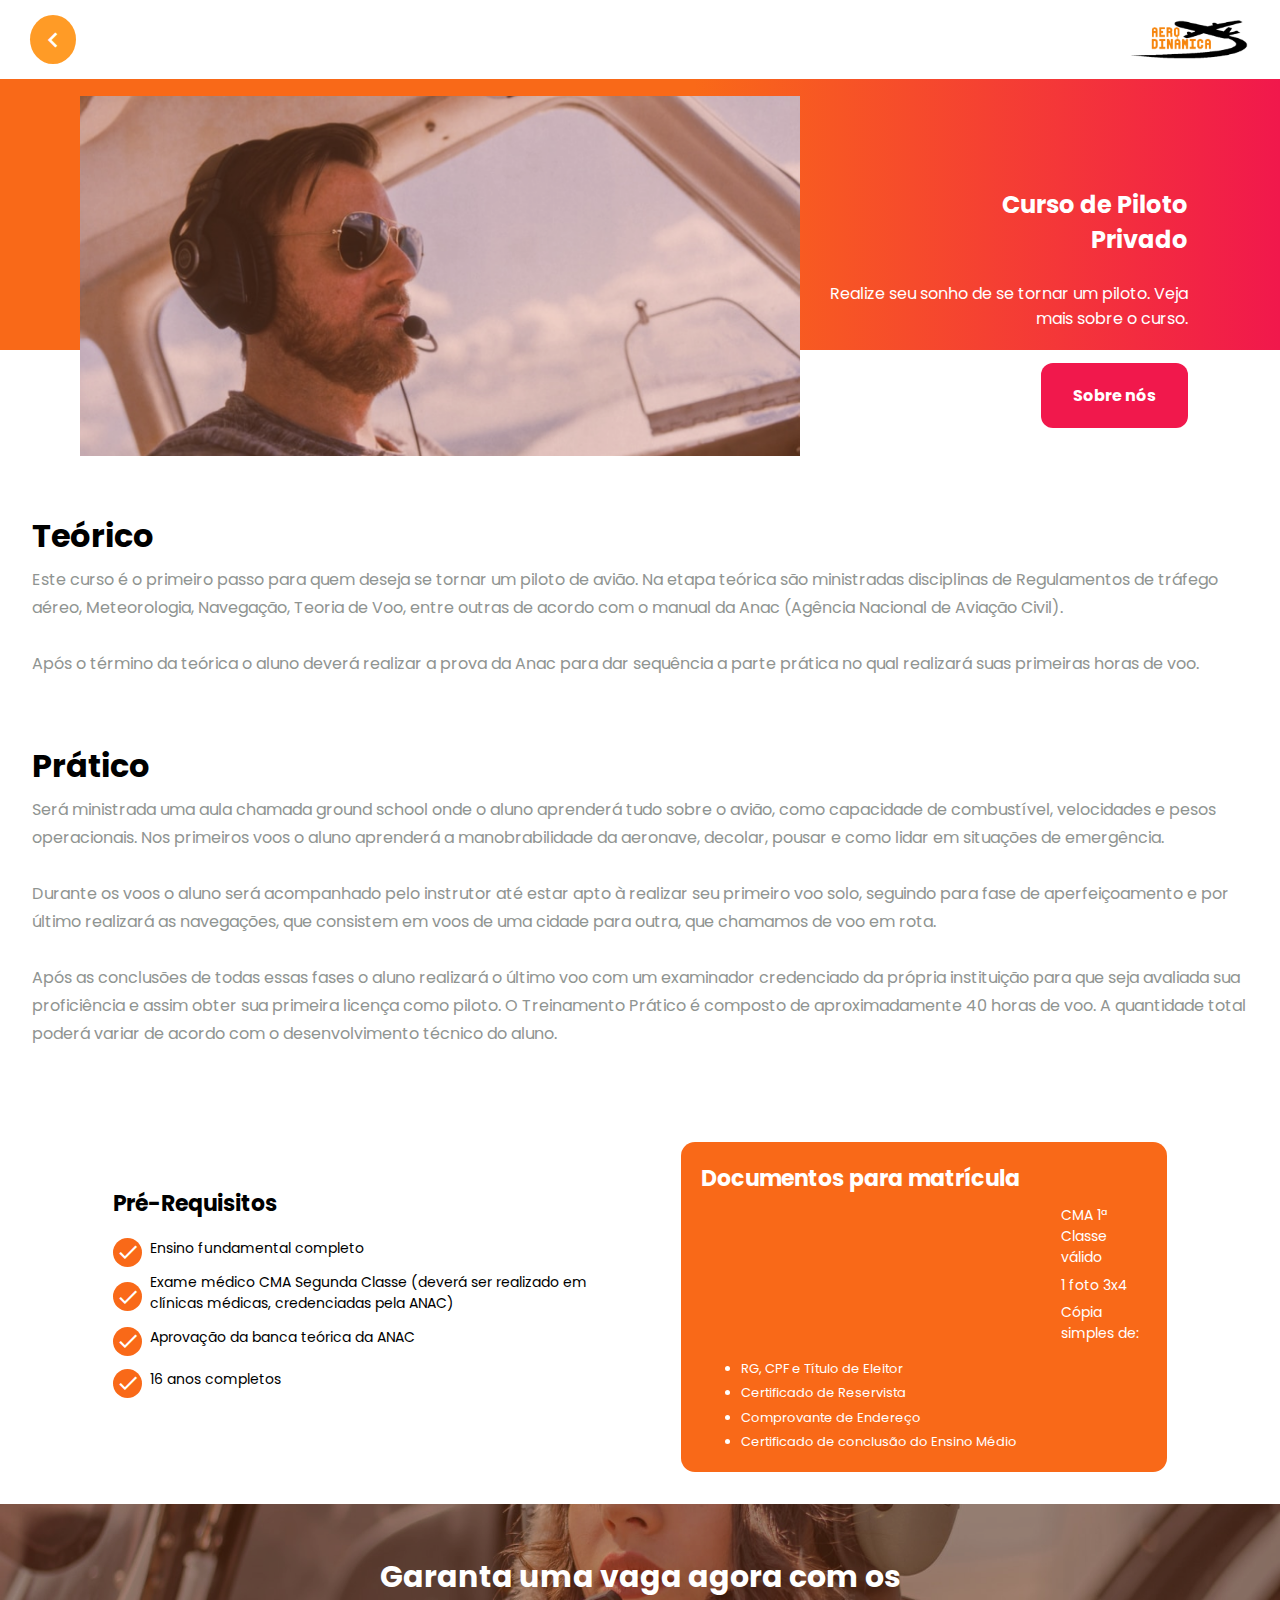
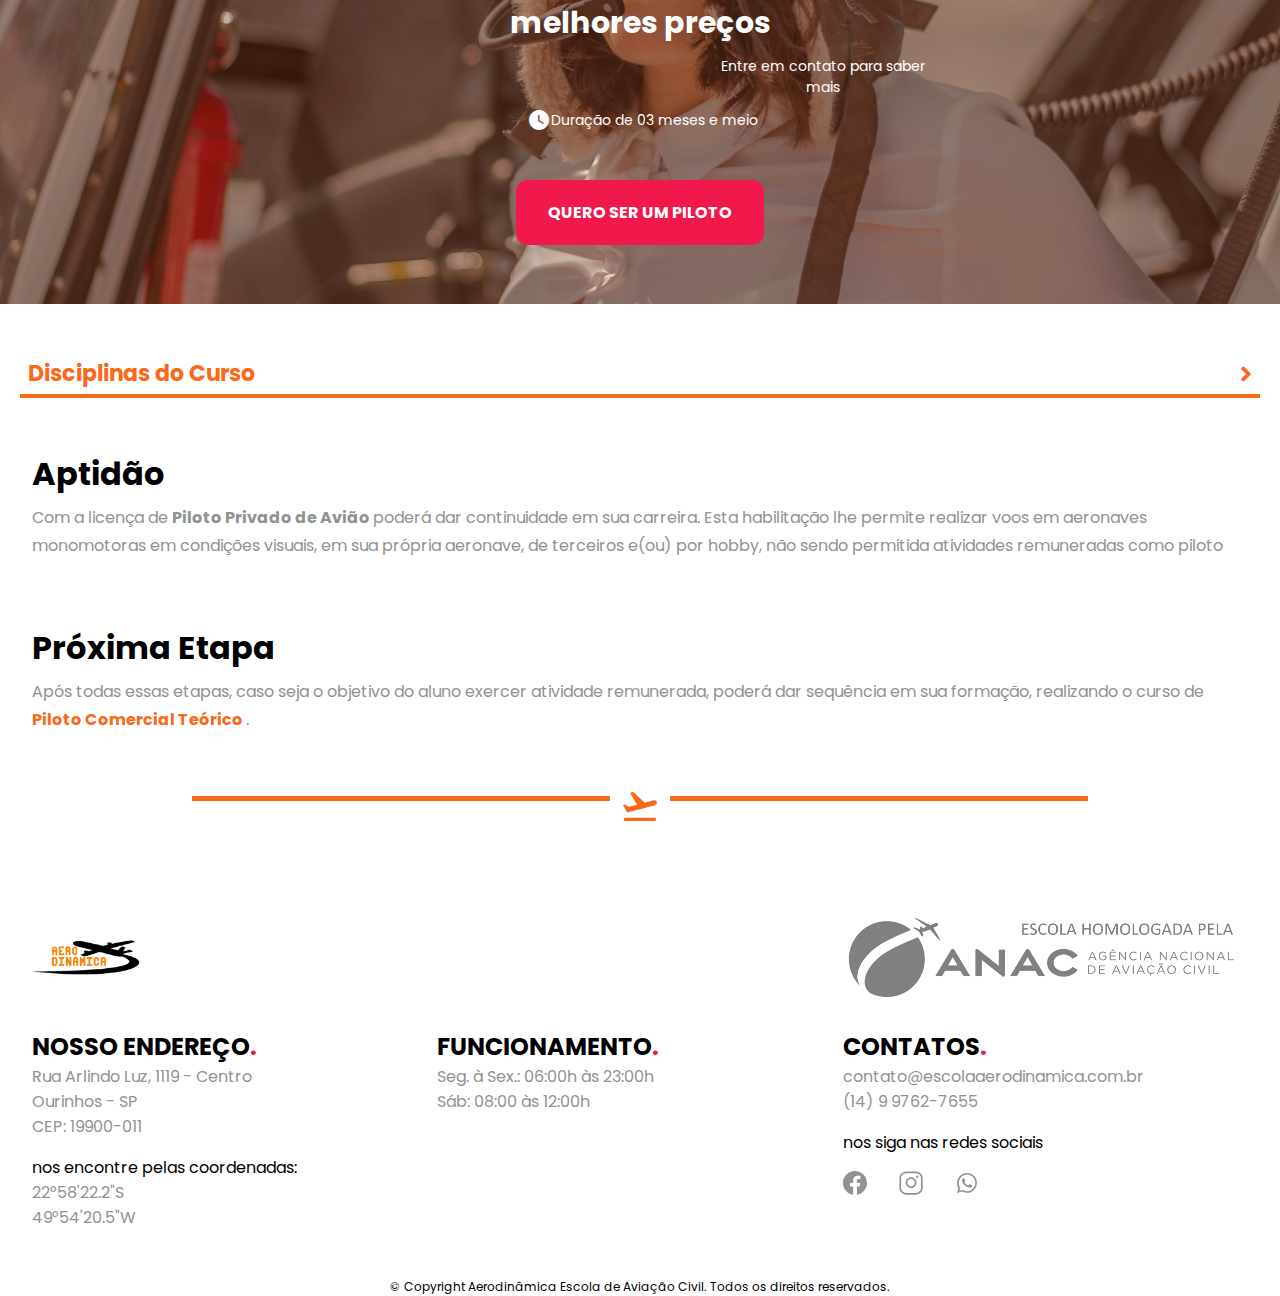
<file: class-example.html>
<!DOCTYPE html>
<html lang="pt">
<head>
    <meta charset="UTF-8">
    <meta http-equiv="X-UA-Compatible" content="IE=edge">
    <meta name="viewport" content="width=device-width, initial-scale=1.0">

    <!-- Colors on mobile -->
    <meta name="theme-color" content="#F96918" />
    <meta name="msapplication-navbutton-color" content="#F96918" />

    <link href="https://fonts.googleapis.com/icon?family=Material+Icons" rel="stylesheet">
    <link rel="preconnect" href="https://fonts.googleapis.com">
    <link rel="preconnect" href="https://fonts.gstatic.com" crossorigin>
    <link href="https://fonts.googleapis.com/css2?family=Poppins:wght@200;300;400;600;700&display=swap" rel="stylesheet">

    <link rel="stylesheet" href="./css/class.css">
    <title>Aerodinamica | Piloto Privado </title>
</head>
<body>

</body>

<header>
    <div class="page__top">
        <button onclick="history.back()">
            <span class="material-icons"> chevron_left </span>
        </button>
        <img src="./assets/logo.png" alt="Aerodinamica Logo">
    </div>
</header>

<section class="home" aria-label="Início - Sobre o Curso" id="home">
    <div class="home__background"></div>
    <div class="home__image">
        <div class="overlay"></div>
        <img src="./assets/piloto-privado.png" alt="Curso Piloto Privado">
    </div>
    <div class="home__us">
        <h2> Curso de Piloto <br> Privado </h2>
        <p> Realize seu sonho de se tornar um piloto. Veja mais sobre o curso. </p>
        <div class="home__actions">
            <a href="./sobre-nos/index.html"> Sobre nós </a>
        </div>
    </div>
</section>

<section aria-label="Descrição do curso" id="about__class">
    <div class="class__text">
        <h1> Teórico </h1>
        <p> 
            Este curso é o primeiro passo para quem deseja se tornar um piloto de avião. Na etapa teórica são 
            ministradas disciplinas de Regulamentos de tráfego aéreo, Meteorologia, Navegação, Teoria de Voo, entre 
            outras de acordo com o manual da Anac (Agência Nacional de Aviação Civil). 
            <br><br>
            Após o término da  teórica o aluno deverá realizar a prova da Anac para dar sequência a parte prática no 
            qual realizará suas primeiras horas de voo.
        </p>
    </div>

    <div class="class__text">
        <h1> Prático </h1>
        <p> 
            Será ministrada uma aula chamada ground school onde o aluno aprenderá tudo sobre o avião, como 
            capacidade de combustível, velocidades e pesos operacionais. Nos primeiros voos o aluno aprenderá 
            a manobrabilidade da aeronave, decolar, pousar e como lidar em situações de emergência. 
            <br><br>
            Durante os voos o aluno será acompanhado pelo instrutor até estar apto à realizar seu primeiro voo solo, 
            seguindo para fase de aperfeiçoamento e por último realizará as navegações, que consistem em voos de 
            uma cidade para outra, que chamamos de voo em rota. 
            <br><br>
            Após as conclusões de todas essas fases o aluno realizará o último voo com um examinador credenciado 
            da própria instituição para que seja avaliada sua proficiência e assim obter sua primeira licença como 
            piloto. O Treinamento Prático é composto de aproximadamente 40 horas de voo. A quantidade total poderá 
            variar de acordo com o desenvolvimento técnico do aluno. 
        </p>
    </div>

    <div class="class__requirements">
        <div class="class__pre">
            <h1> Pré-Requisitos </h1>
            <p> 
                <span class="material-icons"> check </span>
                Ensino fundamental completo
            </p>
            <p> 
                <span class="material-icons"> check </span>
                Exame médico CMA Segunda Classe (deverá ser realizado em clínicas médicas, credenciadas pela ANAC)
            </p>
            <p> 
                <span class="material-icons"> check </span>
                Aprovação da banca teórica da ANAC
            </p>
            <p> 
                <span class="material-icons"> check </span>
                16 anos completos
            </p>
        </div>

        <div class="class__docs">
            <h1> Documentos para matrícula </h1>
            <p> 
                <span class="material-icons"> arrow_right_alt </span>
                CMA 1ª Classe válido
            </p>
            <p> 
                <span class="material-icons"> arrow_right_alt </span>
                1 foto 3x4
            </p>
            <p> 
                <span class="material-icons"> arrow_right_alt </span>
                Cópia simples de: 
            </p>
            <ul>
                <li> RG, CPF e Título de Eleitor </li>
                <li> Certificado de Reservista </li>
                <li> Comprovante de Endereço </li>
                <li> Certificado de conclusão do Ensino Médio </li>
            </ul>
        </div>
    </div>

    <div class="class__vacancy">
        <div class="overlay"></div>
        <img src="./assets/pilot.jpg" alt="">
        <div class="vacancy__info">
            <h1> Garanta uma vaga agora com os melhores preços </h1>
            <p> 
                <span class="material-icons"> arrow_right_alt </span>
                Entre em contato para saber mais
            </p>
            <p> 
                <span class="material-icons"> watch_later </span>
                Duração de 03 meses e meio
            </p>
            <a class="show-modal" href="#"> QUERO SER UM PILOTO </a>
        </div>
    </div>

    <div class="accordion">
        <label class="accordion-wrapper">
            <input type="checkbox" class="accordion" hidden />
            <div class="title">
                <h1> Disciplinas do Curso </h1>
                <svg viewBox="0 0 256 512" width="12" title="angle-right" class="side-icon" fill="#FC6625">
                    <path d="M224.3 273l-136 136c-9.4 9.4-24.6 9.4-33.9 0l-22.6-22.6c-9.4-9.4-9.4-24.6 0-33.9l96.4-96.4-96.4-96.4c-9.4-9.4-9.4-24.6 0-33.9L54.3 103c9.4-9.4 24.6-9.4 33.9 0l136 136c9.5 9.4 9.5 24.6.1 34z" />
                </svg>
                <svg viewBox="0 0 320 512" height="24" title="angle-down" class="down-icon" fill="#FC6625">
                    <path d="M143 352.3L7 216.3c-9.4-9.4-9.4-24.6 0-33.9l22.6-22.6c9.4-9.4 24.6-9.4 33.9 0l96.4 96.4 96.4-96.4c9.4-9.4 24.6-9.4 33.9 0l22.6 22.6c9.4 9.4 9.4 24.6 0 33.9l-136 136c-9.2 9.4-24.4 9.4-33.8 0z" />
                </svg>
            </div>
            <div class="content">
                <ul>
                    <li> Meteorologia; </li>
                    <li> Navegação Aérea; </li>
                    <li> Aerodinâmica e Teoria de Voo de Alta e Baixa Velocidade; </li>
                    <li> Conhecimentos Técnicos de Aeronaves e Motores; </li>
                    <li> Segurança da Aviação Civil contratos de interferência ilícita; </li>
                    <li> Regulamentação da Aviação Civil; </li>
                    <li> Regulamentação da Profissão de Aeronauta; </li>
                    <li> Instrução Aeromédica; </li>
                    <li> Inglês Técnico. </li>
                </ul>
            </div>
        </label>     
    </div>
    <div class="class__text">
        <h1> Aptidão </h1>
        <p> 
            Com a licença de <strong> Piloto Privado de Avião </strong> poderá dar continuidade em sua carreira. Esta 
            habilitação lhe permite realizar voos em aeronaves monomotoras em condições visuais, em sua própria aeronave, de 
            terceiros e(ou) por hobby, não sendo permitida atividades remuneradas como piloto
        </p>
    </div>
    <div class="class__text">
        <h1> Próxima Etapa </h1>
        <p> 
            Após todas essas etapas, caso seja o objetivo do aluno exercer atividade remunerada, poderá dar 
            sequência em sua formação, realizando o curso de <a href="#"> Piloto Comercial Teórico </a>.
        </p>
    </div>

    <div class="class__end">
        <div class="class__line"> </div>
        <div class="class__icon">
            <span class="material-icons"> flight_takeoff </span>
        </div>
    </div>
</section>

<footer class="footer" aria-label="footer" id="contact">
    <div class="footer__images">
        <img src="./assets/logo.png" alt="Logo Escola Aerodinamica" class="footer__logo">
        <img src="./assets/anac_hor4.png" alt="Logo Escola Homologada ANAC" class="footer__anac">
    </div>
    <div class="footer__contact">
        <div class="address">
            <h2> NOSSO ENDEREÇO<span>.</span></h2>
            <div class="our__address">
                <p> Rua Arlindo Luz, 1119 - Centro </p>
                <p> Ourinhos - SP </p>
                <p> CEP: 19900-011 </p>
            </div>
            <div class="our__coordinates">
                <span class="top"> nos encontre pelas coordenadas: </span>
                <p> 22°58'22.2"S </p>
                <p> 49°54'20.5"W </p>
            </div>
        </div>

        <div class="schedules">
            <h2> FUNCIONAMENTO<span>.</span></h2>
            <div class="our__schedule">
                <p> Seg. à Sex.: 06:00h às 23:00h</p>
                <p> Sáb: 08:00 às 12:00h</p>
            </div>
        </div>

        <div class="contacts">
            <h2> CONTATOS<span>.</span></h2>
            <div class="our__contact">
                <a href="mailto:contato@escolaaerodinamica.com.br?subject=Dúvidas - Site Aerodinamica">
                    contato@escolaaerodinamica.com.br
                </a>
                <p>(14) 9 9762-7655</p>
            </div>
            <div class="our__social">
                <span class="top"> nos siga nas redes sociais </span>
                <ul class="social-media-footer footer__social">
                    <!-- Facebook -->
                    <li>
                        <a href="#" target="_blank">	
                            <svg height="24" style="fill-rule:evenodd;clip-rule:evenodd;stroke-linejoin:round;stroke-miterlimit:2;" 
                            version="1.1" viewBox="0 0 512 512" width="100%" xml:space="preserve" xmlns="http://www.w3.org/2000/svg" 
                            xmlns:serif="http://www.serif.com/" xmlns:xlink="http://www.w3.org/1999/xlink">
                                <g>
                                    <path d="M512,256c0,-141.385 -114.615,-256 -256,-256c-141.385,0 -256,114.615 -256,256c0,127.777 93.616,233.685 216,252.89l0,-178.89l-65,0l0,-74l65,0l0,-56.4c0,-64.16 38.219,-99.6 96.695,-99.6c28.009,0 57.305,5 57.305,5l0,63l-32.281,0c-31.801,0 -41.719,19.733 -41.719,39.978l0,48.022l71,0l-11.35,74l-59.65,0l0,178.89c122.385,-19.205 216,-125.113 216,-252.89Z" 
                                    style="fill:#8F9491;fill-rule:nonzero;"/>
                                    <path d="M355.65,330l11.35,-74l-71,0l0,-48.022c0,-20.245 9.917,-39.978 41.719,-39.978l32.281,0l0,-63c0,0 -29.297,-5 -57.305,-5c-58.476,0 -96.695,35.44 -96.695,99.6l0,56.4l-65,0l0,74l65,0l0,178.89c13.033,2.045 26.392,3.11 40,3.11c13.608,0 26.966,-1.065 40,-3.11l0,-178.89l59.65,0Z" 
                                    style="fill: transparent;fill-rule:nonzero;"/>
                                </g>
                            </svg>
                        </a>
                    </li>
                    <!-- Instagram -->
                    <li>
                        <a href="#" target="_blank">
                            <svg height="24" enable-background="new 0 0 512 512" id="Layer_1" version="1.1" viewBox="0 0 512 512" 
                                xml:space="preserve" xmlns="http://www.w3.org/2000/svg" xmlns:xlink="http://www.w3.org/1999/xlink">
                                <g>
                                    <path d="M505,257c0,35.8,0.1,71.6,0,107.5c-0.2,52-24.4,90.5-67.6,117.7C412.1,498,384,505,354.2,505   
                                        c-65.2,0-130.3,0.3-195.5-0.1c-45.3-0.3-84.3-16.3-115.2-49.9c-19.1-20.8-30.5-45.3-33.8-73.6c-0.7-6-0.8-11.9-0.8-17.9   
                                        c0-71.3-0.1-142.6,0-213.9C9.2,97.5,33.4,59,76.6,31.8C102.1,15.9,130.3,9,160.3,9c65,0,130-0.3,195,0.1   
                                        c45.5,0.3,84.6,16.4,115.5,50.2c18.9,20.7,30.2,45.2,33.4,73.2c1.3,11,0.7,22,0.8,32.9C505.1,196,505,226.5,505,257z M46,257   
                                        c0,36.7-0.1,73.3,0,110c0.1,25.2,9.3,46.9,26.5,64.9c23.1,24.1,51.9,35.8,85,36c65.7,0.4,131.3,0.1,197,0.1   
                                        c21.2,0,41.4-4.6,59.8-15.2c34.4-19.7,53.8-48.7,53.8-89.3c0-72.2,0-144.3,0-216.5c0-25-9.1-46.6-26.2-64.5   
                                        c-22.9-24.2-51.8-36.1-84.8-36.3C290.7,45.7,224.4,46,158,46c-20.7,0-40.3,4.9-58.3,15.1C65.4,80.9,45.9,109.9,46,150.5   
                                        C46,186,46,221.5,46,257z" 
                                        fill="#8F9491"
                                    />
                                    <path d="M257.3,363c-64.6,0-116.4-51.6-116.3-116c0.1-62.7,52.6-114.1,116.7-114c64.4,0,116.4,51.7,116.3,115.5   
                                        C373.9,311.7,321.6,363,257.3,363z M257.3,326c43.9,0,79.7-34.9,79.7-77.8c0-43.1-35.5-78.2-79.3-78.2c-43.9,0-79.7,34.9-79.7,77.8   
                                        C178,290.9,213.5,326,257.3,326z" 
                                        fill="#8F9491"
                                    />
                                    <path d="M363,123.6c0-14.2,10.9-25.6,24.5-25.6c13.6,0,24.5,11.5,24.5,25.6c0,13.9-10.9,25.3-24.3,25.4   
                                        C374.1,149.1,363,137.8,363,123.6z" 
                                        fill="#8F9491"
                                    />
                                </g>
                            </svg>
                        </a>
                    </li>
                    <!-- Whatsapp -->
                    <li>
                        <a href="#" target="_blank">
                            <svg height="24" id="svg8" style="enable-background:new 0 0 24 24;" version="1.1" viewBox="0 0 24 24" >
                                <path d="M16.6,14c-0.2-0.1-1.5-0.7-1.7-0.8c-0.2-0.1-0.4-0.1-0.6,0.1c-0.2,0.2-0.6,0.8-0.8,1c-0.1,0.2-0.3,0.2-0.5,0.1c-0.7-0.3-1.4-0.7-2-1.2c-0.5-0.5-1-1.1-1.4-1.7c-0.1-0.2,0-0.4,0.1-0.5c0.1-0.1,0.2-0.3,0.4-0.4c0.1-0.1,0.2-0.3,0.2-0.4c0.1-0.1,0.1-0.3,0-0.4c-0.1-0.1-0.6-1.3-0.8-1.8C9.4,7.3,9.2,7.3,9,7.3c-0.1,0-0.3,0-0.5,0C8.3,7.3,8,7.5,7.9,7.6C7.3,8.2,7,8.9,7,9.7c0.1,0.9,0.4,1.8,1,2.6c1.1,1.6,2.5,2.9,4.2,3.7c0.5,0.2,0.9,0.4,1.4,0.5c0.5,0.2,1,0.2,1.6,0.1c0.7-0.1,1.3-0.6,1.7-1.2c0.2-0.4,0.2-0.8,0.1-1.2C17,14.2,16.8,14.1,16.6,14 M19.1,4.9C15.2,1,8.9,1,5,4.9c-3.2,3.2-3.8,8.1-1.6,12L2,22l5.3-1.4c1.5,0.8,3.1,1.2,4.7,1.2h0c5.5,0,9.9-4.4,9.9-9.9C22,9.3,20.9,6.8,19.1,4.9 M16.4,18.9c-1.3,0.8-2.8,1.3-4.4,1.3h0c-1.5,0-2.9-0.4-4.2-1.1l-0.3-0.2l-3.1,0.8l0.8-3l-0.2-0.3C2.6,12.4,3.8,7.4,7.7,4.9S16.6,3.7,19,7.5C21.4,11.4,20.3,16.5,16.4,18.9" 
                                fill="#8F9491" id="path4"/>
                            </svg>
                        </a>
                    </li>
                </ul>
            </div>
        </div>
    </div>
    <div class="copyright">
        <p> © Copyright Aerodinâmica Escola de Aviação Civil. Todos os direitos reservados. </p>
    </div>
</footer>


<a id="backToTopButton" class="" href="#home">
    <svg width="40" height="40" viewBox="0 0 40 40" fill="none" xmlns="http://www.w3.org/2000/svg"
    >
        <circle cx="20" cy="20" r="20" fill="#F1184C" />
        <path d="M20 27V13" stroke="white" stroke-width="2" stroke-linecap="round" stroke-linejoin="round" />
        <path d="M13 20L20 13L27 20" stroke="white" stroke-width="2" stroke-linecap="round" stroke-linejoin="round" />
    </svg>
</a>

<div class="modal hidden">
    <button class="close-modal">
        <span class="material-icons"> highlight_off </span>
    </button>

    <h3> Incrível </h3>
    <p> 
        Para consultar a disponibilidade de horários e próximas turmas,
        clique em uma das opções abaixo: 
    </p>
    <h1> (14) 9 9762-7655<span>.</span></h1>
    <h2> 
        <a href="mailto:contato@escolaaerodinamica.com.br?subject=Duvidas curso website"> 
            contato@escolaaerodinamica.com.br 
        </a>
    </h2>
    <p> Visite ou nos mande uma mensagem direta pelas nossas redes sociais:</p>
    <ul class="social-media-footer footer__social">
        <!-- Facebook -->
        <li>
            <a href="#" target="_blank">	
                <svg height="24" style="fill-rule:evenodd;clip-rule:evenodd;stroke-linejoin:round;stroke-miterlimit:2;" 
                version="1.1" viewBox="0 0 512 512" width="100%" xml:space="preserve" xmlns="http://www.w3.org/2000/svg" 
                xmlns:serif="http://www.serif.com/" xmlns:xlink="http://www.w3.org/1999/xlink">
                    <g>
                        <path d="M512,256c0,-141.385 -114.615,-256 -256,-256c-141.385,0 -256,114.615 -256,256c0,127.777 93.616,233.685 216,252.89l0,-178.89l-65,0l0,-74l65,0l0,-56.4c0,-64.16 38.219,-99.6 96.695,-99.6c28.009,0 57.305,5 57.305,5l0,63l-32.281,0c-31.801,0 -41.719,19.733 -41.719,39.978l0,48.022l71,0l-11.35,74l-59.65,0l0,178.89c122.385,-19.205 216,-125.113 216,-252.89Z" 
                        style="fill:#8F9491;fill-rule:nonzero;"/>
                        <path d="M355.65,330l11.35,-74l-71,0l0,-48.022c0,-20.245 9.917,-39.978 41.719,-39.978l32.281,0l0,-63c0,0 -29.297,-5 -57.305,-5c-58.476,0 -96.695,35.44 -96.695,99.6l0,56.4l-65,0l0,74l65,0l0,178.89c13.033,2.045 26.392,3.11 40,3.11c13.608,0 26.966,-1.065 40,-3.11l0,-178.89l59.65,0Z" 
                        style="fill: transparent;fill-rule:nonzero;"/>
                    </g>
                </svg>
            </a>
        </li>
        <!-- Instagram -->
        <li>
            <a href="#" target="_blank">
                <svg height="24" enable-background="new 0 0 512 512" id="Layer_1" version="1.1" viewBox="0 0 512 512" 
                    xml:space="preserve" xmlns="http://www.w3.org/2000/svg" xmlns:xlink="http://www.w3.org/1999/xlink">
                    <g>
                        <path d="M505,257c0,35.8,0.1,71.6,0,107.5c-0.2,52-24.4,90.5-67.6,117.7C412.1,498,384,505,354.2,505   
                            c-65.2,0-130.3,0.3-195.5-0.1c-45.3-0.3-84.3-16.3-115.2-49.9c-19.1-20.8-30.5-45.3-33.8-73.6c-0.7-6-0.8-11.9-0.8-17.9   
                            c0-71.3-0.1-142.6,0-213.9C9.2,97.5,33.4,59,76.6,31.8C102.1,15.9,130.3,9,160.3,9c65,0,130-0.3,195,0.1   
                            c45.5,0.3,84.6,16.4,115.5,50.2c18.9,20.7,30.2,45.2,33.4,73.2c1.3,11,0.7,22,0.8,32.9C505.1,196,505,226.5,505,257z M46,257   
                            c0,36.7-0.1,73.3,0,110c0.1,25.2,9.3,46.9,26.5,64.9c23.1,24.1,51.9,35.8,85,36c65.7,0.4,131.3,0.1,197,0.1   
                            c21.2,0,41.4-4.6,59.8-15.2c34.4-19.7,53.8-48.7,53.8-89.3c0-72.2,0-144.3,0-216.5c0-25-9.1-46.6-26.2-64.5   
                            c-22.9-24.2-51.8-36.1-84.8-36.3C290.7,45.7,224.4,46,158,46c-20.7,0-40.3,4.9-58.3,15.1C65.4,80.9,45.9,109.9,46,150.5   
                            C46,186,46,221.5,46,257z" 
                            fill="#8F9491"
                        />
                        <path d="M257.3,363c-64.6,0-116.4-51.6-116.3-116c0.1-62.7,52.6-114.1,116.7-114c64.4,0,116.4,51.7,116.3,115.5   
                            C373.9,311.7,321.6,363,257.3,363z M257.3,326c43.9,0,79.7-34.9,79.7-77.8c0-43.1-35.5-78.2-79.3-78.2c-43.9,0-79.7,34.9-79.7,77.8   
                            C178,290.9,213.5,326,257.3,326z" 
                            fill="#8F9491"
                        />
                        <path d="M363,123.6c0-14.2,10.9-25.6,24.5-25.6c13.6,0,24.5,11.5,24.5,25.6c0,13.9-10.9,25.3-24.3,25.4   
                            C374.1,149.1,363,137.8,363,123.6z" 
                            fill="#8F9491"
                        />
                    </g>
                </svg>
            </a>
        </li>
        <!-- Whatsapp -->
        <li>
            <a href="#" target="_blank">
                <svg height="24" id="svg8" style="enable-background:new 0 0 24 24;" version="1.1" viewBox="0 0 24 24" >
                    <path d="M16.6,14c-0.2-0.1-1.5-0.7-1.7-0.8c-0.2-0.1-0.4-0.1-0.6,0.1c-0.2,0.2-0.6,0.8-0.8,1c-0.1,0.2-0.3,0.2-0.5,0.1c-0.7-0.3-1.4-0.7-2-1.2c-0.5-0.5-1-1.1-1.4-1.7c-0.1-0.2,0-0.4,0.1-0.5c0.1-0.1,0.2-0.3,0.4-0.4c0.1-0.1,0.2-0.3,0.2-0.4c0.1-0.1,0.1-0.3,0-0.4c-0.1-0.1-0.6-1.3-0.8-1.8C9.4,7.3,9.2,7.3,9,7.3c-0.1,0-0.3,0-0.5,0C8.3,7.3,8,7.5,7.9,7.6C7.3,8.2,7,8.9,7,9.7c0.1,0.9,0.4,1.8,1,2.6c1.1,1.6,2.5,2.9,4.2,3.7c0.5,0.2,0.9,0.4,1.4,0.5c0.5,0.2,1,0.2,1.6,0.1c0.7-0.1,1.3-0.6,1.7-1.2c0.2-0.4,0.2-0.8,0.1-1.2C17,14.2,16.8,14.1,16.6,14 M19.1,4.9C15.2,1,8.9,1,5,4.9c-3.2,3.2-3.8,8.1-1.6,12L2,22l5.3-1.4c1.5,0.8,3.1,1.2,4.7,1.2h0c5.5,0,9.9-4.4,9.9-9.9C22,9.3,20.9,6.8,19.1,4.9 M16.4,18.9c-1.3,0.8-2.8,1.3-4.4,1.3h0c-1.5,0-2.9-0.4-4.2-1.1l-0.3-0.2l-3.1,0.8l0.8-3l-0.2-0.3C2.6,12.4,3.8,7.4,7.7,4.9S16.6,3.7,19,7.5C21.4,11.4,20.3,16.5,16.4,18.9" 
                    fill="#8F9491" id="path4"/>
                </svg>
            </a>
        </li>
    </ul>

    <div class="modal-final">
        <img src="./assets/logo.png" alt="Logo Aerodinamica">
        <div class="modal-schedule">
            <h3>Funcionamento<span>.</span></h3>
            <p> Seg. à Sex: 06:00h às 23:00h </p>
            <p> Sáb: 08:00h às 12:00h </p>
        </div>
    </div>
</div>
<div class="overlay-modal hidden"></div>

<script src="./js/modal.js"></script>




</body>
</html>
</file>
<file: cursos/style.css>
* {
    margin: 0;
    padding: 0;
    outline: 0;
    box-sizing: border-box;
}
    
:root {
  
    font-size: 62.5%; 
  
    --nav-height: 7.2rem;
    --gutter: 20px;
}
  
html,
body {
    width: 100%;
    height: 100%;
}
  
body {
    font-family: 'Poppins', sans-serif;
    font-size: 1.6rem;
  
  
    overflow: overlay;
}

input,
a {
	-webkit-tap-highlight-color: transparent;
}

ul {
    list-style: none;
  }

header {
    width: 100%;
    padding: 15px 30px;
    position: fixed;
    z-index: 300;
    background-color: #FFF;
}

.page__top {
    display: flex;
    align-items: center;
    justify-content: space-between;
}

.page__top button {
    border-radius: 50%;
    background-color: #FF9B26;
    padding: 0.6rem 0.8rem;
    transition: 0.3s ease-in-out;
    border: none;
    cursor: pointer;

}

.page__top button:hover{
    background-color: #F96918;
}

.page__top button span {
    color: #fff;
    font-size: 3rem;
    margin-top: 0.4rem;
}
.page__top img {
    width: 100%;
    max-width: 120px;
}

.home {
	width: 100%;

	display: flex;
	flex-direction: column;
	
}

.home__background {
	width: 100%;

	height: 350px;
	background: linear-gradient(90deg, #F96918 54.24%, #F1184C 100%);

	position: absolute;
}

.home__image {
	width: 80%;
	height: 310px;

	position: relative;
	top: 12rem;
	left: 3.2rem;
}

.home__image img {
	width: 100%;
	height: 310px;
	object-fit: cover;
}

.overlay {
	position: absolute;
	height: 100%;
	width: 100%;
	background-color: #F96918;
	z-index: 100;
	opacity: 0.3;
}

.home__us {
	position: relative;
	z-index: 200;

	text-align: end;
	padding: 3.2rem;
}

.home__us h2 {
    font-weight: bold;
}

.home__us p {
	margin-top: 2rem;
	color: #8F9491;
}

.home__actions {
	display: flex;
	justify-content: space-between;
	align-content: flex-end;

	margin-top: 30px;
}

.home__actions > a {
	text-decoration: none;
	padding: 2rem 3.2rem;
	background-color: #F1184C;
	color: #FFF;

	border-radius: 1.2rem;
	font-weight: bold;
}

.overlay {
    position: absolute;
    height: 100%;
    width: 100%;
    background-color: #F96918;
    z-index: 100;
    opacity: 0.2;
}

.social-media {
    display: flex;
    align-items: center;
    justify-content: center;
    gap: 3.2rem;
}

.social-media-footer {
	display: flex;
	align-items: flex-start;
	justify-content: flex-start;
	gap: 3.2rem;
}

/* ----------- CURSOS ------------- */
.classes {
	display: flex;
	flex-direction: column;
	justify-content: flex-start;
	text-align: start;
}

.classes__description {
	padding: 0 3.2rem;
	margin-bottom: 2rem;
}

.classes h1 span {
	color: #F1184C;
}

.classes p {
	color: #8F9491;
}

.classes__cards {
  width: 100%;
  /* display: flex; */

  display: grid;
  grid-template-columns: 0px repeat(4, calc(80% - var(--gutter) * 2)) 0px;
  grid-template-rows: minmax(350px, 1fr);
  
	overflow-x: scroll;
  /* 
  scroll-snap-type: x proximity; */

	scroll-behavior: smooth;

	/* hiding scroll */
	-ms-overflow-style: none;  /* Internet Explorer 10+ */
  scrollbar-width: none;  /* Firefox */

}

.testimonial__text::-webkit-scrollbar { 
	display: none;  /* Safari and Chrome */
}


@media(min-width:512px) {
  .classes__cards {
    grid-template-columns: 0px repeat(4, calc(60% - var(--gutter) * 2)) 0px;
  }
}

@media(min-width:728px) {
  .classes__cards {
    grid-template-columns: 0px repeat(4, calc(40% - var(--gutter) * 2)) 0px;
  }
}

.classes__cards:before {
  content: '';
}

.card {
	width: 100%;
	position: relative;
	height: 450px;

  scroll-snap-align: center;
  display: flex;
  flex-direction: column;
  justify-content: center;
  align-items: center;
}

.card img {
	width: 100%;
	object-fit: cover;
	height: 450px;
}

.card__info {
	position: absolute;
	z-index: 200;
	width: 100%;
	bottom: 15px;
	padding: 20px;

	display: flex;
	flex-direction: column;
	align-items: center;
	justify-content: center;
}

.card__info p {
	color: #fff;
	text-align: center;
	font-weight: thin;

	margin-bottom: 1.4rem;
}

.card__info  a {
	width: 80%;
	display: block;
	text-align: center;
	text-decoration: none;
	cursor: pointer;
	
	font-weight: bold;
	color: #fff;
	background-color: #F96918;
	border-radius: 12px;
	padding: 1.4rem;

  transition: .2s ease-out;
}

.card__info  a:hover {
  background-color: #F1184C;
}

/* ------- graduacao ----------- */
.graduation {
  width: 100%;

}

.graduation__background {
  width: 100%;

  height: 280px;
	background: linear-gradient(90deg, #F96918 54.24%, #F1184C 100%);

  position: absolute
}

.graduation__info {
  display: flex;
  flex-direction: column;

  position: relative;
  z-index: 99;

  padding: 3.2rem;
}

.graduation__info h1 {
  color: #FFF;
}

.graduation__info h1 span {
  color: #000;
}

.graduation__info img {
  width: 100%;
  max-width: 180px;

  margin-top: 2rem;
}

.graduation__cards {
  width: 100%;

	display: flex;
	flex-wrap: wrap;
	align-items: center;
	align-content: center;
	justify-content: center;

  margin-top: 3.2rem;
  padding: 0 3.2rem;
}

.graduation__card {
  width: 100%;
	max-width: 100%;
	position: relative;
	height: 250px;

  margin-top: 1.6rem;
}

.graduation__card img {
  width: 100%;
	object-fit: cover;
	height: 250px;
}

.graduation__card__info {
  position: absolute;
	width: 100%;
	bottom: 15px;
	padding: 20px;

	display: flex;
	flex-direction: column;
	align-items: center;
	justify-content: center;
  z-index: 99;
}

.graduation__card__info p {
  color: #FFF;
  text-align: center;
  font-weight: thin;
}

/* -----------FOOTER------------- */

.footer {
	width: 100%;
	padding: 0 3.2rem;

	display: flex;
	flex-direction: column;
	align-items: center;
	justify-content: center;

	margin: 8rem 0;
}

.footer__images {
	width: 100%;

	display: flex;
	flex-direction: column;
	align-items: center;
	justify-content: center;
}

.footer__logo {
	width: 110px;
	height: 35px;
}

.footer__anac {
	width: 100%;
	max-width: 400px;
	filter: grayscale(100%);
	filter: contrast(0);

	margin-top: 3.2rem;
}

.footer__contact {
	width: 100%;

	display: flex;
	flex-direction: column;
	align-items: center;
	justify-content: center;
}

.address, .schedules, .contacts {
	margin-top: 3.2rem;
	width: 100%;
}

.footer__contact h2 span {
	color: #F1184C;
}

.footer__contact p, a {
	color: #8F9491;

	text-decoration: none;
}

.our__coordinates, .our__social {
	margin-top: 1.6rem;
}

.footer__social {
	margin-top: 1.6rem;
}

.copyright {
	font-size: 1.2rem;
	margin-top: 4.8rem;
	text-align: center;
}

/* ----------BACK TO TOP------------- */


#backToTopButton circle{
	fill: #F1184C;
	transition: 0.5s ease-in-out;
}

#backToTopButton {
  position: fixed;
  z-index: 899;
  bottom: 2rem;
  right: 2.5rem;
  transform: translateY(150%);

  opacity: 0;
  visibility: hidden;
  transition: 300ms;
}

#backToTopButton:hover circle {
  fill: #CC0937;
}

#backToTopButton.show {
  transform: translateY(0%);

  opacity: 1;
  visibility: visible;
}

@media (min-width: 728px) {
	.footer__images {
		flex-direction: row;
		justify-content: space-between;
	}

	.footer__anac {
		margin-top: 0;
	}

	.footer__contact {
		flex-direction: row;

		align-items: flex-start;
		justify-content: space-between;
	}
}

@media (min-width: 1024px) {
	body {
		overflow: auto;
	}
	.home {
		flex-direction: row;
		
	}
	
	.home__image {
		width: 100%;
		max-width: 840px;
		height: 360px;
	
		top: 9.6rem;
		left: 8rem;
	}
	
	.home__image img {
		height: 360px;
	}
	
	.home__us {
		position: relative;
		top: 110px;
		right: 60px;
	
		width: 100%;
		max-width: 560px;
	
		display: flex;
		flex-direction: column;
		justify-content: flex-end;
	}
	
	.home__us h2 {
		color: #fff;
	
		text-align: end;
	}
	
	
	.home__us p {
		margin-top: 2.4rem;
		color: #fff;
	}
	
	.home__actions {
		justify-content: flex-end;
		margin-top: 3.2rem;
	}
	
	.social-media {
		margin-left: 1.6rem;
	}

	.classes {
		margin-top: 16rem;
	}

	.classes__cards {
		width: 100%;
		max-width: 1528px;
		/* display: flex; */
	  
		display: grid;
		grid-template-columns: 0px repeat(4, 1fr);
		grid-template-rows: minmax(350px, 1fr);
		
		overflow-x: hidden; 
	}
	
	.graduation__info{
		flex-direction: row;
		justify-content: space-between;
	}
	
	.graduation__info img {
		margin-top: 0rem;
	}
	
	.graduation__cards {
		flex-wrap: initial;
		gap: 2.4rem;
	}
}
</file>
<file: sobre-nos/style.css>
* {
    margin: 0;
    padding: 0;
    outline: 0;
    box-sizing: border-box;
}
    
:root {
  
    font-size: 62.5%; 
  
    --nav-height: 7.2rem;
    --gutter: 20px;
}
  
html,
body {
    width: 100%;
    height: 100%;
}
  
body {
    font-family: 'Poppins', sans-serif;
    font-size: 1.6rem;
  
  
    overflow: overlay;
}

input,
a {
	-webkit-tap-highlight-color: transparent;
}

ul {
    list-style: none;
  }

header {
    width: 100%;
    padding: 15px 30px;
    position: fixed;
    z-index: 300;
    background-color: #FFF;
}

.page__top {
    display: flex;
    align-items: center;
    justify-content: space-between;
}

.page__top button {
    border-radius: 50%;
    background-color: #FF9B26;
    padding: 0.6rem 0.8rem;
    transition: 0.3s ease-in-out;
    border: none;
    cursor: pointer;

}

.page__top button:hover{
    background-color: #F96918;
}

.page__top button span {
    color: #fff;
    font-size: 3rem;
    margin-top: 0.4rem;
}
.page__top img {
    width: 100%;
    max-width: 120px;
}

.home {
	width: 100%;

	display: flex;
	flex-direction: column;
	
}

.home__background {
	width: 100%;

	height: 350px;
	background: linear-gradient(90deg, #F96918 54.24%, #F1184C 100%);

	position: absolute;
}

.home__image {
	width: 80%;
	height: 310px;

	position: relative;
	top: 12rem;
	left: 3.2rem;
}

.home__image img {
	width: 100%;
	height: 310px;
	object-fit: cover;
}

.overlay {
	position: absolute;
	height: 100%;
	width: 100%;
	background-color: #F96918;
	z-index: 100;
	opacity: 0.3;
}

.home__us {
	position: relative;
	z-index: 200;

	text-align: end;
	padding: 3.2rem;
}

.home__us h2 {
    font-weight: bold;
}

.home__us p {
	margin-top: 2rem;
	color: #8F9491;
}

.home__actions {
	display: flex;
	justify-content: flex-end;
	align-content: flex-end;

	margin-top: 30px;
}

.home__actions > a {
	text-decoration: none;
	padding: 2rem 3.2rem;
	background-color: #F1184C;
	color: #FFF;

	border-radius: 1.2rem;
	font-weight: bold;
}

.overlay {
    position: absolute;
    height: 100%;
    width: 100%;
    background-color: #F96918;
    z-index: 100;
    opacity: 0.2;
}

.social-media {
    display: flex;
    align-items: center;
    justify-content: center;
    gap: 3.2rem;
}

.social-media-footer {
    display: flex;
    align-items: flex-start;
    justify-content: flex-start;
    gap: 3.2rem;
  }

  
.class__text {
    padding: 3.2rem;
}

.class__text p {
    margin-top: 0.6rem;
    line-height: 28px;

    color: #8F9491;
}

.class__text a {
    color: #F1184C;
    font-weight: bold;
}

.class__text strong {
    color: #F96918;
    font-weight: bold;
}

.class__requirements {
    width: 100%;
    display: flex;
    flex-direction: column;
    flex-wrap: wrap;
    align-items: center;
    justify-content: space-evenly; /*for now */

    padding: 3.2rem;
}

.class__pre {
    width: 100%;
    height: auto;

    display: flex;
    flex-direction: column;
    align-items: flex-start;
    justify-content: center;
}

.class__pre h1 {
    font-size: 2.2rem;
    margin-bottom: 0.5rem;
}

.class__pre p {
    font-size: 1.4rem;
    display: flex;
    align-items: center;
    justify-content: center;
    margin-top: 0.5rem;
}

.class__pre p span {
    background-color: #F96918;
    color: #FFF;
    padding: 0.25rem;
    border-radius: 50%;
    margin-right: 0.75rem;
    margin-top: 0.8rem
}

.class__docs {
    width: 100%;
    height: auto;

    display: flex;
    flex-direction: column;
    align-items: flex-start;
    justify-content: center;

    background-color: #F96918;
    padding: 2rem;
    border-radius: 14px;

    margin-top: 3rem;
}

.class__docs h1 {
    font-size: 2.2rem;
    margin-bottom: 0.5rem;
    color: #FFF;
}

.class__docs p {
    font-size: 1.4rem;
    display: flex;
    align-items: center;
    justify-content: center;
    margin-top: 0.5rem;
    color: #FFF;
}

.class__docs ul {
    margin-left: 4rem;
    margin-top: 1rem;
    list-style: initial;
}

.class__docs ul li {
    color: #FFF;
    font-size: 1.3rem;
    margin-top: 0.45rem;
}

.class__vacancy {
    position: relative;
    z-index: 90;

    width: 100%;
    height: auto;
    max-height: 400px;
}

.class__vacancy img {
    object-fit: cover;
    width: 100%;
    height: 400px;
}

.vacancy__info {
    display: flex;
    flex-direction: column;
    align-items: center;
    justify-content: center;
    text-align: center;

    position: absolute;
    top: 40px;
    z-index: 200;

    padding: 10px 20px;
}

.vacancy__info h1 {
    color: #FFF;
    font-size: 2.2rem;
}

.vacancy__info p {
    color: #FFF;
    font-size: 1.4rem;

    display: flex;
    align-items: center;
    justify-content: center;

    margin-top: 1rem;
}

.vacancy__info p span {
    margin-left: 0.5rem;
}

.vacancy__info a {
    text-decoration: none;
	padding: 2rem 3.2rem;
	background-color: #F1184C;
	color: #FFF;

	border-radius: 1.2rem;
	font-weight: bold;

    margin-top: 4.8rem;
    cursor: pointer;
}

.accordion {
    padding: 2rem;
}

.accordion-wrapper {
    width: 100%;
    display: block;
    margin-top: 3rem;
}
  
.accordion + .title {
    user-select: none;
    cursor: pointer;
    display: flex;
    align-items: center;
    justify-content: space-between;
    padding: 8px;
    border-bottom: 0.45rem solid #F96918;
}
  
.accordion ~ .title h1 {
    line-height: 24px;
    color: #F96918;
    font-size: 2.2rem;
}
  
.accordion ~ .title .side-icon {
    display: block;
}
  
.accordion:checked ~ .title .side-icon {
    display: none;
}
  
.accordion ~ .title .down-icon {
    display: none;
}
  
.accordion:checked ~ .title .down-icon {
    display: block;
}

.accordion ~ .content {
    display: none;
    padding: 8px;
    cursor: pointer;
}

.accordion ~ .content ul li {
    color: #8F9491;
}
  
.accordion:checked ~ .content {
    display: block;
}

.class__end {
    width: 100%;

    display: flex;
    flex-direction: column;
    align-items: center;
    justify-content: center;
    margin-top: 3rem;
}

.class__line {
    width: 70%;
    height: 0.5rem;
    background-color: #F96918;
}

.class__icon {
    background-color: #FFF;
    color: #F96918;
    padding: 0.5rem 1rem;
    
    margin-top: -2rem;
}

.class__icon span {
    font-size: 4rem;
}

/* -----------FOOTER------------- */

.footer {
	width: 100%;
	padding: 0 3.2rem;

	display: flex;
	flex-direction: column;
	align-items: center;
	justify-content: center;

	margin: 8rem 0;
}

.footer__images {
	width: 100%;

	display: flex;
	flex-direction: column;
	align-items: center;
	justify-content: center;
}

.footer__logo {
	width: 110px;
	height: 35px;
}

.footer__anac {
	width: 100%;
	max-width: 400px;
	filter: grayscale(100%);
	filter: contrast(0);

	margin-top: 3.2rem;
}

.footer__contact {
	width: 100%;

	display: flex;
	flex-direction: column;
	align-items: center;
	justify-content: center;
}

.address, .schedules, .contacts {
	margin-top: 3.2rem;
    width: 100%;
}

.footer__contact h2 span {
	color: #F1184C;
}

.footer__contact p, a {
	color: #8F9491;

	text-decoration: none;
}

.our__coordinates, .our__social {
	margin-top: 1.6rem;
}

.footer__social {
	margin-top: 1.6rem;
}

.copyright {
	font-size: 1.2rem;
	margin-top: 4.8rem;
    text-align: center;
}



/* ----------BACK TO TOP------------- */


#backToTopButton circle{
	fill: #F1184C;
	transition: 0.5s ease-in-out;
}

#backToTopButton {
  position: fixed;
  z-index: 899;
  bottom: 2rem;
  right: 2.5rem;
  transform: translateY(150%);

  opacity: 0;
  visibility: hidden;
  transition: 300ms;
}

#backToTopButton:hover circle {
  fill: #CC0937;
}

#backToTopButton.show {
  transform: translateY(0%);

  opacity: 1;
  visibility: visible;
}





@media (min-width: 42rem) /* 600px */ {
    .vacancy__info {
        top: 40px;

        left: 50%;
        transform: translate(-50%, 0);
    }

}

@media (min-width: 45.5rem) {
	.footer__images {
		flex-direction: row;
		justify-content: space-between;
	}

	.footer__anac {
		margin-top: 0;
	}

	.footer__contact {
		flex-direction: row;

		align-items: flex-start;
		justify-content: space-between;
	}
}

@media (min-width: 48rem) /* 768px */ {
    .class__requirements {
        flex-direction: row;
    } 

    .class__pre {
        width: 40%;
    }

    .class__docs {
        width: 40%;
    }

    .vacancy__info h1 {
        font-size: 2.5rem;
    }
}

@media (min-width: 64rem) /* 1024px */ {

    .home {
        flex-direction: row;
        
    }
    
    .home__image {
        width: 100%;
        max-width: 840px;
        height: 360px;
    
        top: 9.6rem;
        left: 8rem;
    }
    
    .home__image img {
        height: 360px;
    }
    
    .home__us {
        position: relative;
        top: 80px;
        right: 60px;
    
        width: 100%;
        max-width: 560px;
    
        display: flex;
        flex-direction: column;
        justify-content: flex-end;
    }
    
    .home__us h2 {
        color: #fff;
    
        text-align: end;
    }
    
    
    .home__us p {
        margin-top: 2.4rem;
        color: #fff;
    }
    
    .home__actions {
        justify-content: flex-end;
        margin-top: 3.2rem;
    }
    
    .vacancy__info h1 {
        font-size: 3rem;
    }

    .about__us {
        margin-top: 16rem;
    }
}
</file>
<file: css/class.css>
* {
    margin: 0;
    padding: 0;
    outline: 0;
    box-sizing: border-box;
}
    
:root {
  
    font-size: 62.5%; 
  
    --nav-height: 7.2rem;
    --gutter: 20px;
}
  
html,
body {
    width: 100%;
    height: 100%;
}
  
body {
    font-family: 'Poppins', sans-serif;
    font-size: 1.6rem;
  
  
    overflow: overlay;
}

input,
a {
	-webkit-tap-highlight-color: transparent;
}

ul {
    list-style: none;
  }

header {
    width: 100%;
    padding: 15px 30px;
    position: fixed;
    z-index: 300;
    background-color: #FFF;
}

.page__top {
    display: flex;
    align-items: center;
    justify-content: space-between;
}

.page__top button {
    border-radius: 50%;
    background-color: #FF9B26;
    padding: 0.6rem 0.8rem;
    transition: 0.3s ease-in-out;
    border: none;
    cursor: pointer;

}

.page__top button:hover{
    background-color: #F96918;
}

.page__top button span {
    color: #fff;
    font-size: 3rem;
    margin-top: 0.4rem;
}
.page__top img {
    width: 100%;
    max-width: 120px;
}

.home {
	width: 100%;

	display: flex;
	flex-direction: column;
	
}

.home__background {
	width: 100%;

	height: 350px;
	background: linear-gradient(90deg, #F96918 54.24%, #F1184C 100%);

	position: absolute;
}

.home__image {
	width: 80%;
	height: 310px;

	position: relative;
	top: 12rem;
	left: 3.2rem;
}

.home__image img {
	width: 100%;
	height: 310px;
	object-fit: cover;
}

.overlay {
	position: absolute;
	height: 100%;
	width: 100%;
	background-color: #F96918;
	z-index: 100;
	opacity: 0.3;
}

.home__us {
	position: relative;
	z-index: 99;

	text-align: end;
	padding: 3.2rem;
}

.home__us h2 {
    font-weight: bold;
}

.home__us p {
	margin-top: 2rem;
	color: #8F9491;
}

.home__actions {
	display: flex;
	justify-content: flex-end;
	align-content: flex-end;

	margin-top: 30px;
}

.home__actions > a {
	text-decoration: none;
	padding: 2rem 3.2rem;
	background-color: #F1184C;
	color: #FFF;

	border-radius: 1.2rem;
	font-weight: bold;
}

.overlay {
    position: absolute;
    height: 100%;
    width: 100%;
    background-color: #F96918;
    z-index: 100;
    opacity: 0.2;
}

.social-media {
    display: flex;
    align-items: center;
    justify-content: center;
    gap: 3.2rem;
}

.social-media-footer {
	display: flex;
	align-items: flex-start;
	justify-content: flex-start;
	gap: 3.2rem;
}

.class__text {
    padding: 3.2rem;
}

.class__text p {
    margin-top: 0.6rem;
    line-height: 28px;

    color: #8F9491;
}

.class__text a {
    color: #F96918;
    font-weight: bold;
}

.class__requirements {
    width: 100%;
    display: flex;
    flex-direction: column;
    flex-wrap: wrap;
    align-items: center;
    justify-content: space-evenly; /*for now */

    padding: 3.2rem;
}

.class__pre {
    width: 100%;
    height: auto;

    display: flex;
    flex-direction: column;
    align-items: flex-start;
    justify-content: center;
}

.class__pre h1 {
    font-size: 2.2rem;
    margin-bottom: 0.5rem;
}

.class__pre p {
    font-size: 1.4rem;
    display: flex;
    align-items: center;
    justify-content: center;
    margin-top: 0.5rem;
}

.class__pre p span {
    background-color: #F96918;
    color: #FFF;
    padding: 0.25rem;
    border-radius: 50%;
    margin-right: 0.75rem;
    margin-top: 0.8rem
}

.class__docs {
    width: 100%;
    height: auto;

    display: flex;
    flex-direction: column;
    align-items: flex-start;
    justify-content: center;

    background-color: #F96918;
    padding: 2rem;
    border-radius: 14px;

    margin-top: 3rem;
}

.class__docs h1 {
    font-size: 2.2rem;
    margin-bottom: 0.5rem;
    color: #FFF;
}

.class__docs p {
    font-size: 1.4rem;
    display: flex;
    align-items: center;
    justify-content: center;
    margin-top: 0.5rem;
    color: #FFF;
}

.class__docs ul {
    margin-left: 4rem;
    margin-top: 1rem;
    list-style: initial;
}

.class__docs ul li {
    color: #FFF;
    font-size: 1.3rem;
    margin-top: 0.45rem;
}

.class__vacancy {
    position: relative;
    z-index: 90;

    width: 100%;
    height: auto;
    max-height: 400px;
}

.class__vacancy img {
    object-fit: cover;
    width: 100%;
    height: 400px;
}

.vacancy__info {
    display: flex;
    flex-direction: column;
    align-items: center;
    justify-content: center;
    text-align: center;

    position: absolute;
    top: 40px;
    z-index: 200;

    padding: 10px 20px;
}

.vacancy__info h1 {
    color: #FFF;
    font-size: 2.2rem;
}

.vacancy__info p {
    color: #FFF;
    font-size: 1.4rem;

    display: flex;
    align-items: center;
    justify-content: center;

    margin-top: 1rem;
}

.vacancy__info p span {
    margin-left: 0.5rem;
}

.vacancy__info a {
    text-decoration: none;
	padding: 2rem 3.2rem;
	background-color: #F1184C;
	color: #FFF;

	border-radius: 1.2rem;
	font-weight: bold;

    margin-top: 4.8rem;
    cursor: pointer;
}

.accordion {
    padding: 2rem;
}

.accordion-wrapper {
    width: 100%;
    display: block;
    margin-top: 3rem;
}
  
.accordion + .title {
    user-select: none;
    cursor: pointer;
    display: flex;
    align-items: center;
    justify-content: space-between;
    padding: 8px;
    border-bottom: 0.45rem solid #F96918;
}
  
.accordion ~ .title h1 {
    line-height: 24px;
    color: #F96918;
    font-size: 2.2rem;
}
  
.accordion ~ .title .side-icon {
    display: block;
}
  
.accordion:checked ~ .title .side-icon {
    display: none;
}
  
.accordion ~ .title .down-icon {
    display: none;
}
  
.accordion:checked ~ .title .down-icon {
    display: block;
}

.accordion ~ .content {
    display: none;
    padding: 8px;
    cursor: pointer;
}

.accordion ~ .content ul li {
    color: #8F9491;
}
  
.accordion:checked ~ .content {
    display: block;
}

.class__end {
    width: 100%;

    display: flex;
    flex-direction: column;
    align-items: center;
    justify-content: center;
    margin-top: 3rem;
}

.class__line {
    width: 70%;
    height: 0.5rem;
    background-color: #F96918;
}

.class__icon {
    background-color: #FFF;
    color: #F96918;
    padding: 0.5rem 1rem;
    
    margin-top: -2rem;
}

.class__icon span {
    font-size: 4rem;
}

/* -----------FOOTER------------- */

.footer {
	width: 100%;
	padding: 0 3.2rem;

	display: flex;
	flex-direction: column;
	align-items: center;
	justify-content: center;

	margin: 8rem 0;
}

.footer__images {
	width: 100%;

	display: flex;
	flex-direction: column;
	align-items: center;
	justify-content: center;
}

.footer__logo {
	width: 110px;
	height: 35px;
}

.footer__anac {
	width: 100%;
	max-width: 400px;
	filter: grayscale(100%);
	filter: contrast(0);

	margin-top: 3.2rem;
}

.footer__contact {
	width: 100%;

	display: flex;
	flex-direction: column;
	align-items: center;
	justify-content: center;
}

.address, .schedules, .contacts {
	margin-top: 3.2rem;
    width: 100%
}

.footer__contact h2 span {
	color: #F1184C;
}

.footer__contact p, a {
	color: #8F9491;

	text-decoration: none;
}

.our__coordinates, .our__social {
	margin-top: 1.6rem;
}

.footer__social {
	margin-top: 1.6rem;
}

.copyright {
	font-size: 1.2rem;
	margin-top: 4.8rem;
    text-align: center;
}

/* ----------BACK TO TOP------------- */

#backToTopButton {
    position: fixed;
    z-index: 899;
    bottom: 2rem;
    right: 2.5rem;
    transform: translateY(150%);
  
    opacity: 0;
    visibility: hidden;
    transition: 300ms;
  }
  
  #backToTopButton:hover circle {
    fill: #CC0937;
  }
  
  #backToTopButton.show {
    transform: translateY(0%);
  
    opacity: 1;
    visibility: visible;
  }
  
/* ---------------MODAL----------------- */
.modal {
    display: flex;
    flex-direction: column;
    justify-content: center;
    align-items: flex-start;

    position: fixed;
    top: 50%;
    left: 50%;
    transform: translate(-50%, -50%);
    width: 100%;
    max-width: 768px;
    max-height: 100vh;

    background-color: #fff;
    padding: 4rem 2rem;
    border-radius: 5px;
    box-shadow: 0 3rem 5rem rgba(0, 0, 0, 0.3);
    z-index: 998;
    /* overflow-y: scroll; */
}

.modal p {
    margin-top: 0.6rem;
    color: #8F9491;
}

.modal h1 {
    margin-top: 1.2rem;
}

.modal h1 span {
    color: #F1184C;
}

.modal h2 {
    margin-top: 0.6rem;
    font-size: 1.4rem;
}

.modal h2 a {
    color: #000;
}

.modal img {
    width: 110px;
	height: 35px;
    object-fit: cover;
}

.modal-final {
    width: 100%;

    display: flex;
    flex-direction: column;
    align-items: flex-start;
    justify-content: flex-start;

    margin-top: 2.4rem;
}

.modal-schedule {
    margin-top: 2rem;
}

.modal-schedule h3 span {
    color: #F1184C;
}

.show-modal {
    /* font-size: 2rem;
    font-weight: 600;
    padding: 1.75rem;
    margin: 5rem 2rem;
    border: none;
    background-color: var(--white);
    color: var(--gray-dark);
    border-radius: 10rem;
    cursor: pointer; */
}

.close-modal {
    position: absolute;
    top: 2rem;
    right: 2rem;
    cursor: pointer;
    border: none;
    background: none;

    color: #F1184C;
    padding: 0.5rem 0.75rem;
    border-radius: 0.75rem;
}

.close-modal span {
    margin-top: 0.35rem;
    font-size: 4.2rem;
}

.hidden {
    display: none;
}

.overlay-modal {
    position: fixed;
    top: 0;
    left: 0;
    width: 100%;
    height: 100vh;
    background-color: rgba(0, 0, 0, 0.6);
    backdrop-filter: blur(4px);
    z-index: 990;
}



@media (min-width: 37.5rem) /* 600px */ {
    .modal h2 {
        font-size: 2.4rem;
    }

    .modal-final {
        flex-direction: row;
        align-items: center;
        justify-content: space-between;

    }

    
    .modal-schedule {
        margin-top: 0rem;
    }
}


@media (min-width: 42rem) /* 670px */ {
    .vacancy__info {
        top: 40px;

        left: 50%;
        transform: translate(-50%, 0);
    }
}

@media(min-width: 45.5rem) {
    .footer__images {
		flex-direction: row;
		justify-content: space-between;
	}

	.footer__anac {
		margin-top: 0;
	}

	.footer__contact {
		flex-direction: row;

		align-items: flex-start;
		justify-content: space-between;
	}
}

@media (min-width: 48rem) /* 768px */ {
    .class__requirements {
        flex-direction: row;
    } 

    .class__pre {
        width: 40%;
    }

    .class__docs {
        width: 40%;
    }

    .vacancy__info h1 {
        font-size: 2.5rem;
    }
}

@media (min-width: 64rem) /* 1024px */ {
    .home {
        flex-direction: row;
        
    }
    
    .home__image {
        width: 100%;
        max-width: 840px;
        height: 360px;
    
        top: 9.6rem;
        left: 8rem;
    }
    
    .home__image img {
        height: 360px;
    }
    
    .home__us {
        position: relative;
        top: 100px;
        right: 60px;
    
        width: 100%;
        max-width: 560px;
    
        display: flex;
        flex-direction: column;
        justify-content: flex-end;
        align-items: flex-end;
    }
    
    .home__us h2 {
        color: #fff;
    
        text-align: end;
    }
    
    
    .home__us p {
        margin-top: 2.4rem;
        color: #fff;
        width: 100%;
        max-width: 360px;
    }
    
    .home__actions {
        justify-content: flex-end;
        margin-top: 3.2rem;
    }

    .vacancy__info h1 {
        font-size: 3rem;
    }

    #about__class{
        margin-top: 12rem;
    }
}
</file>
